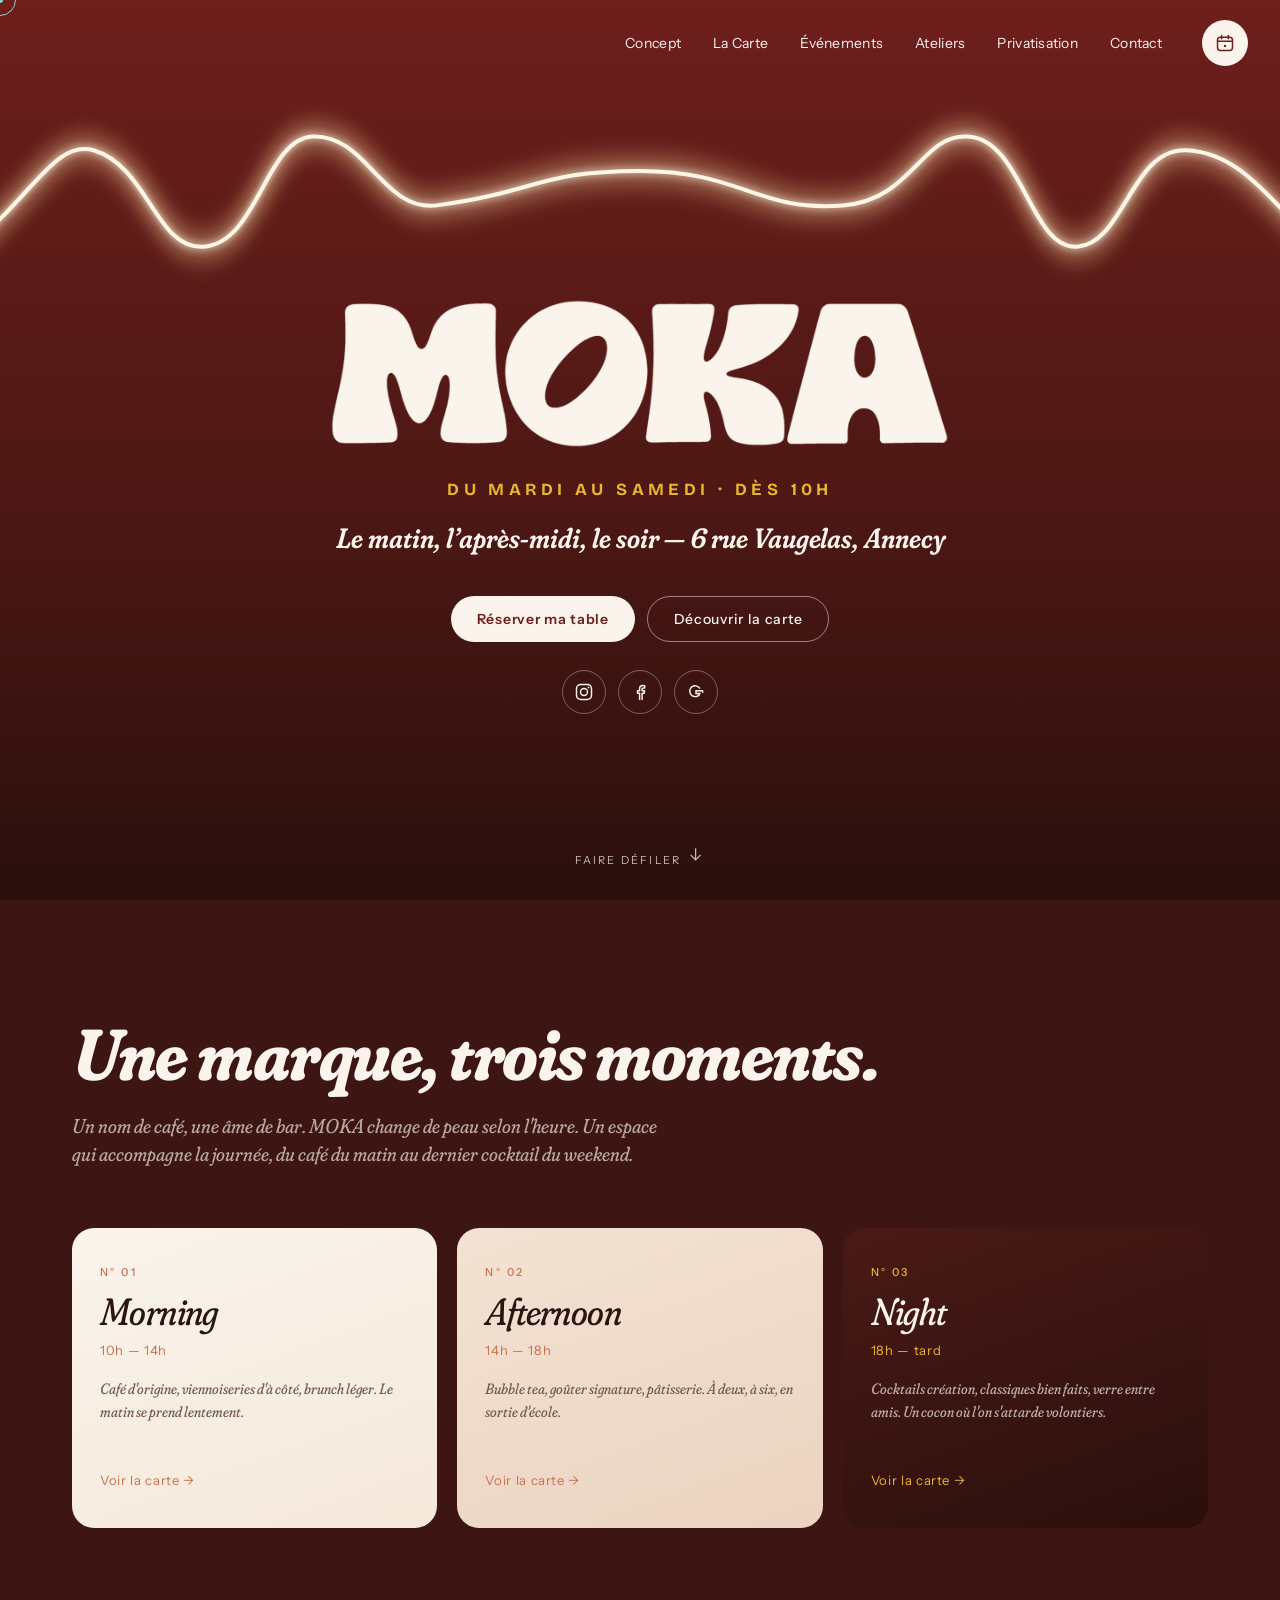
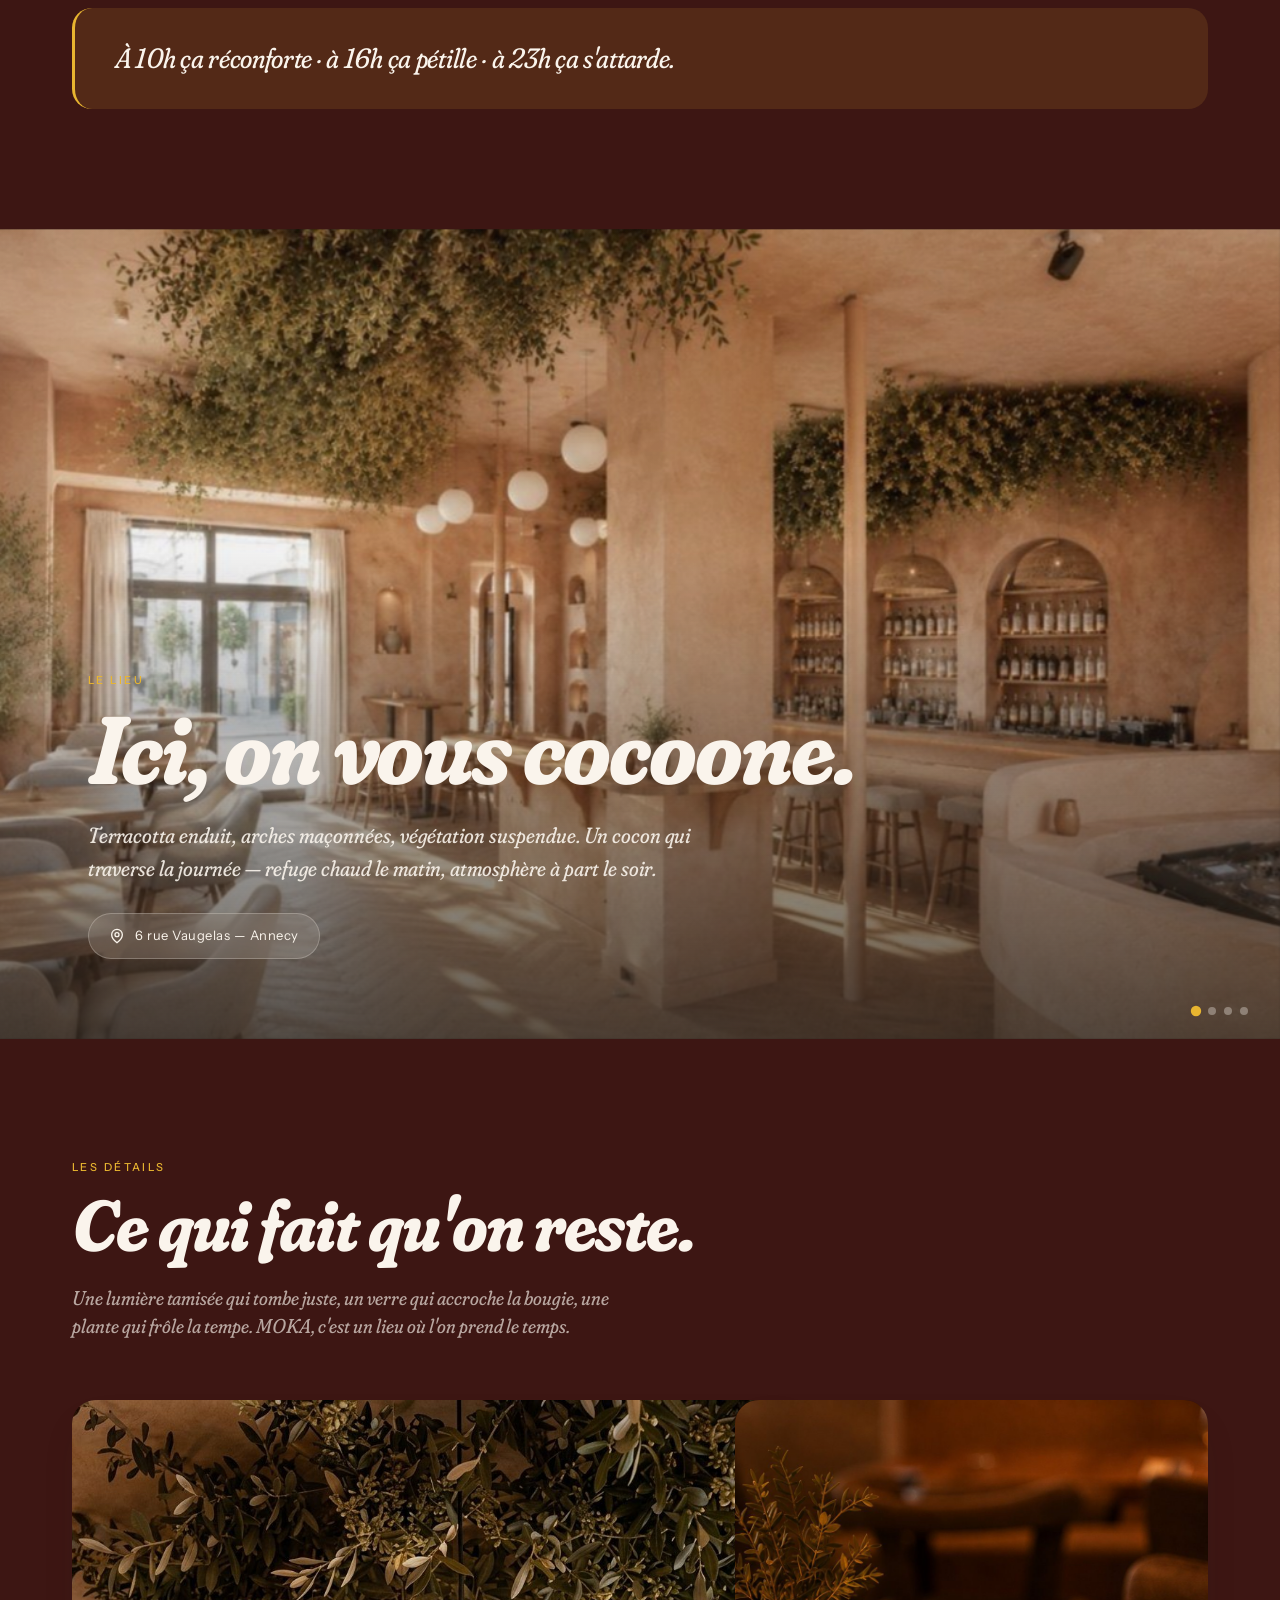
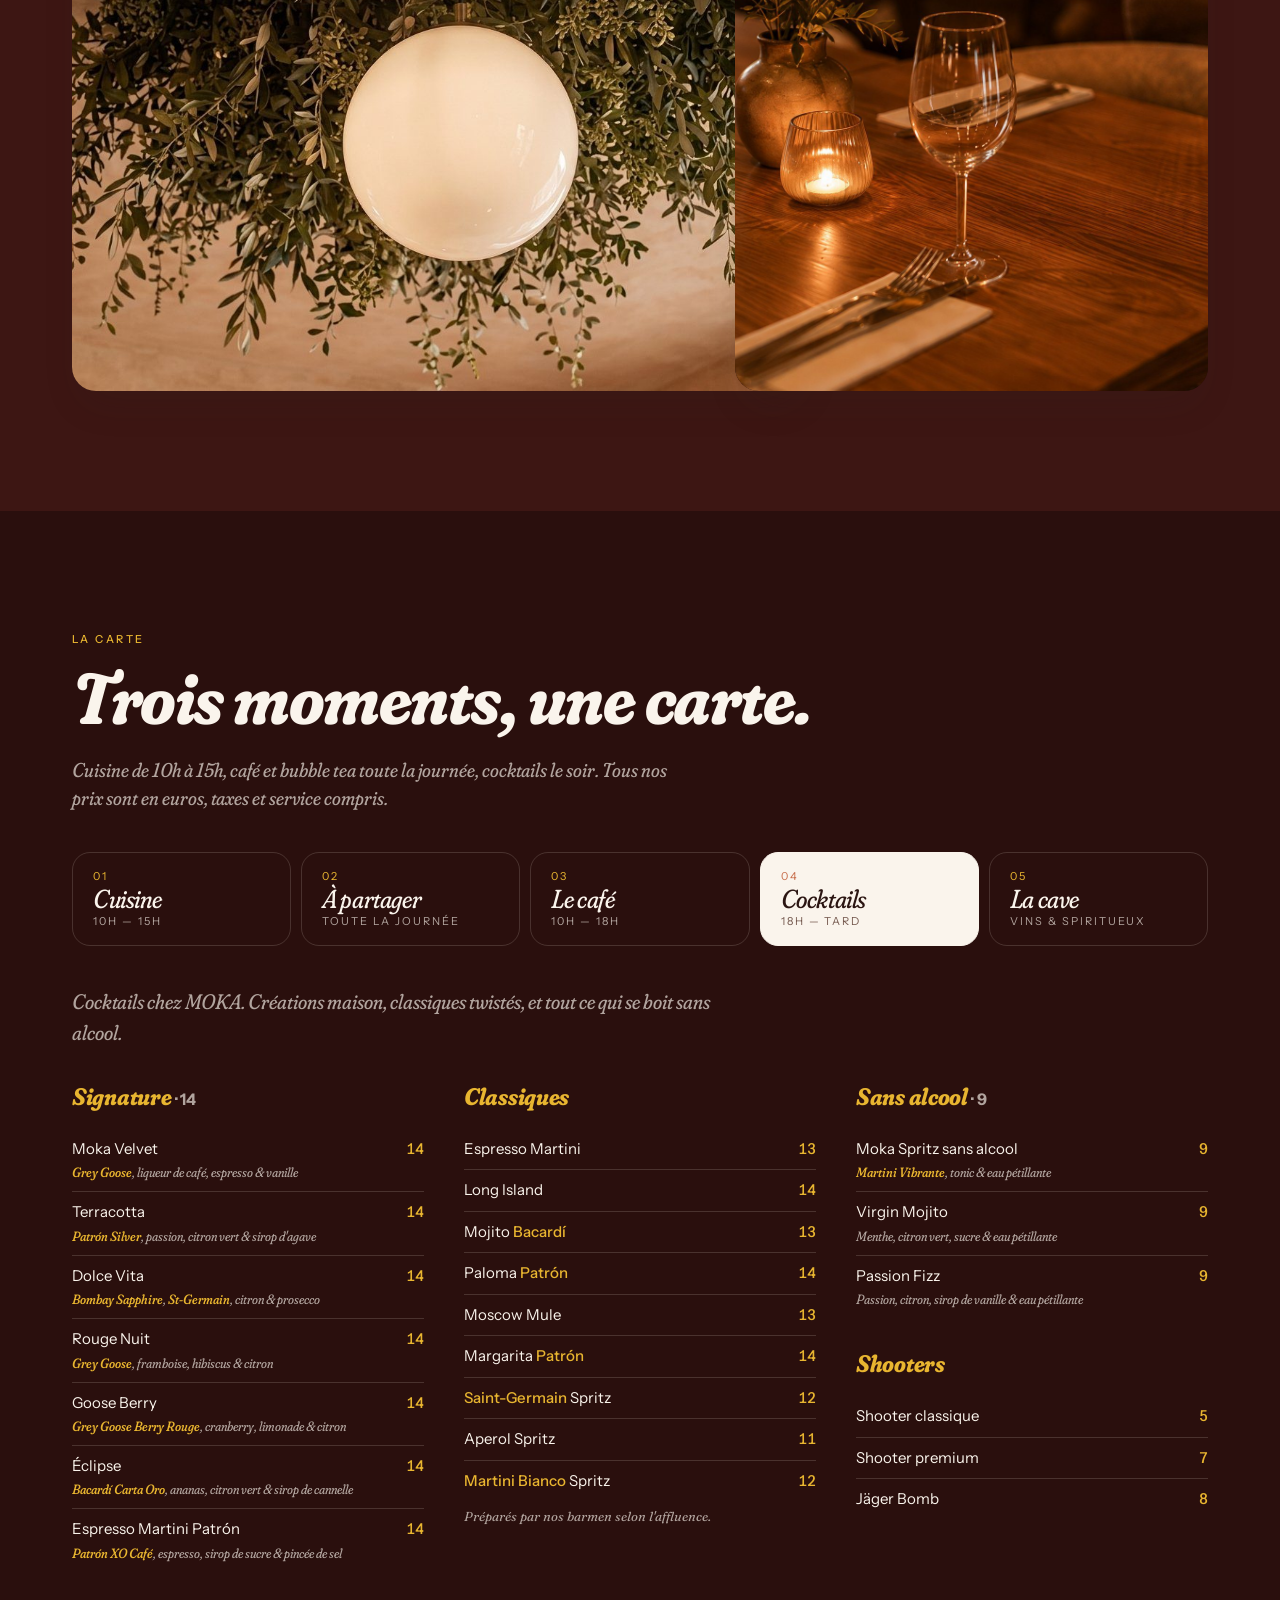
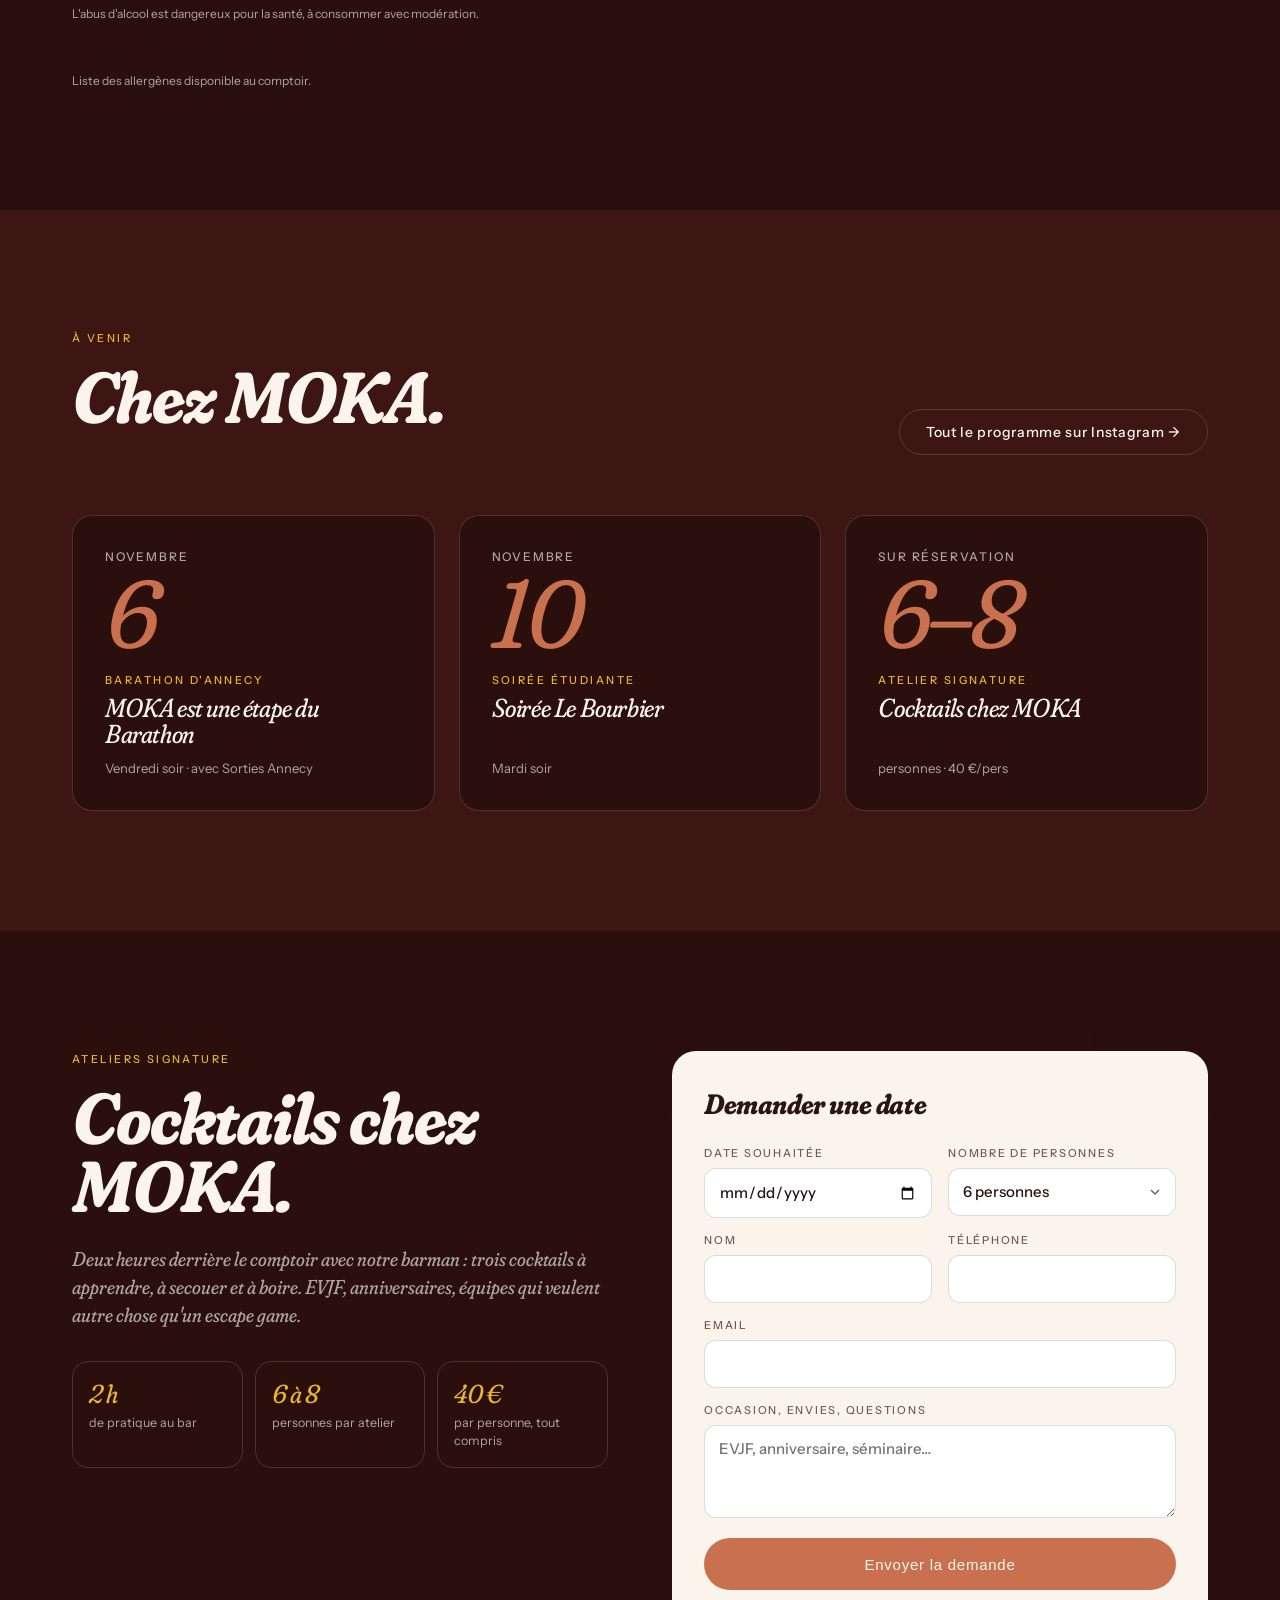
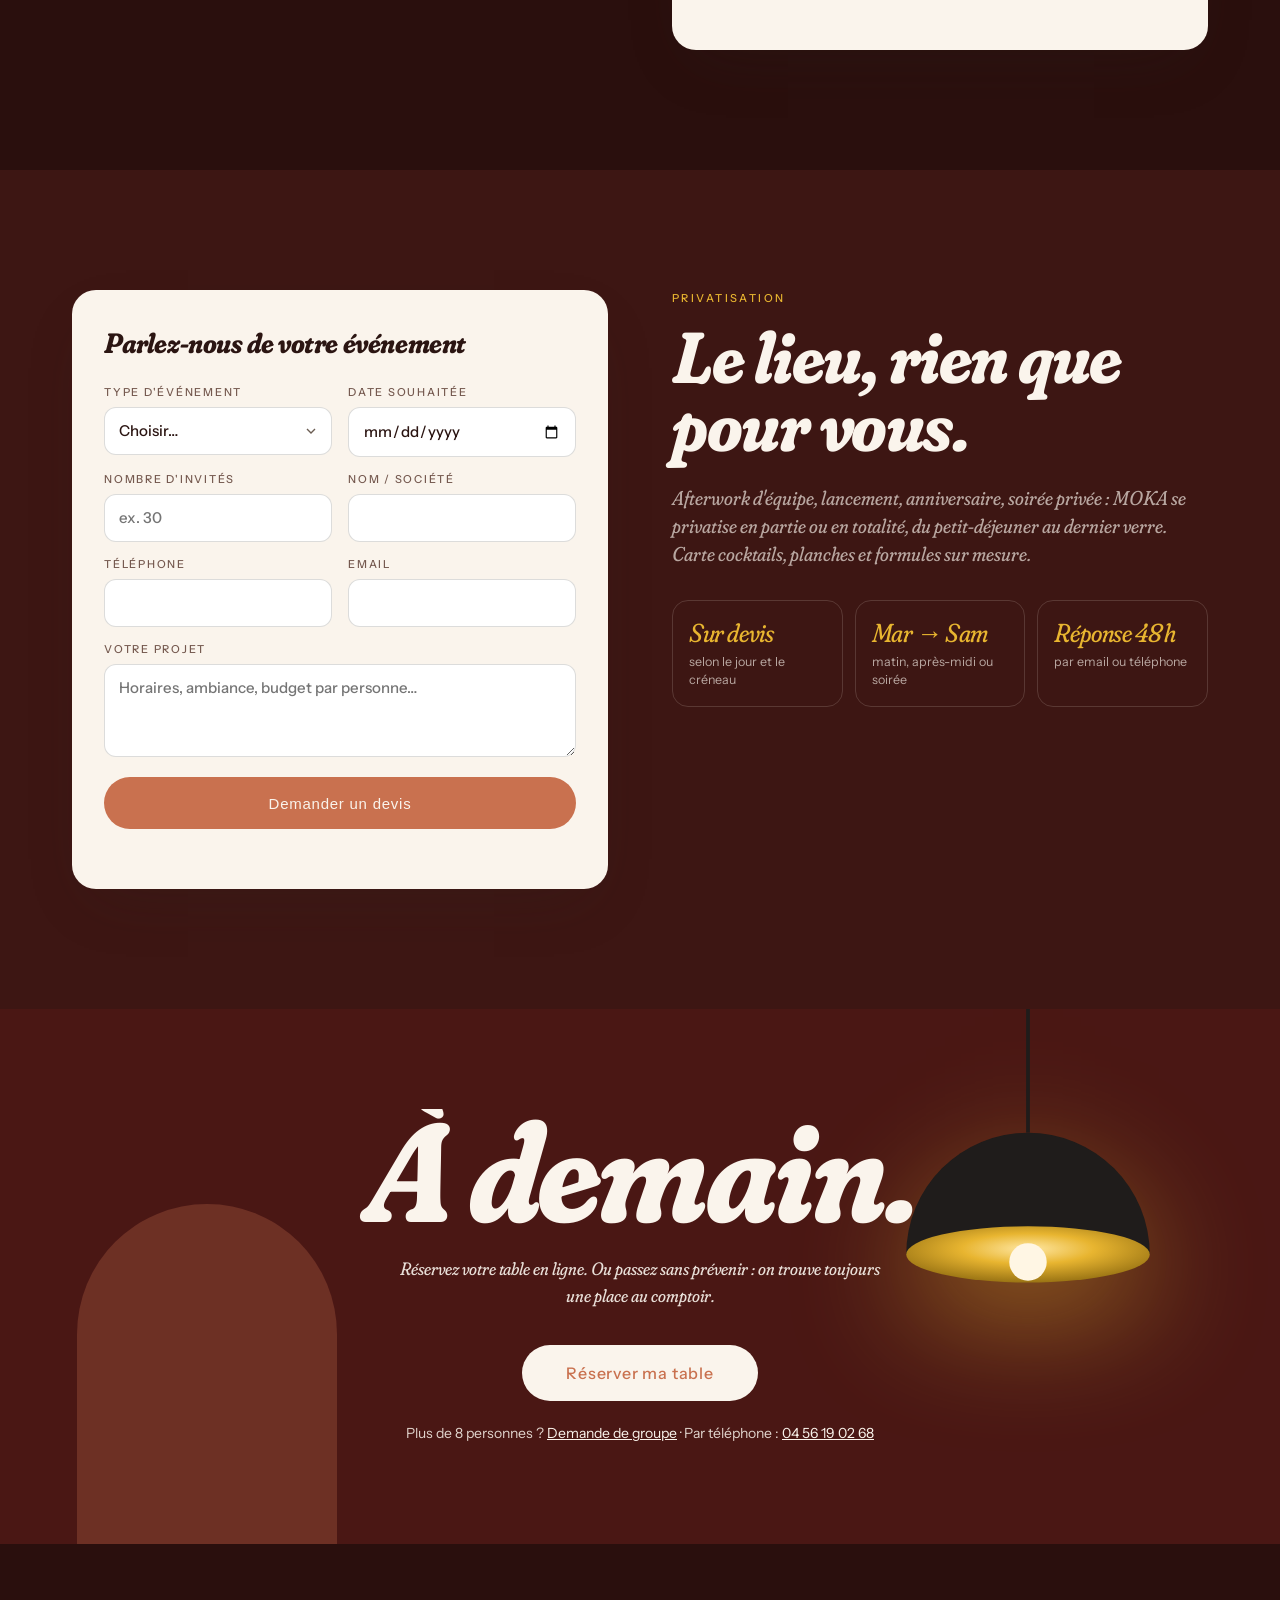
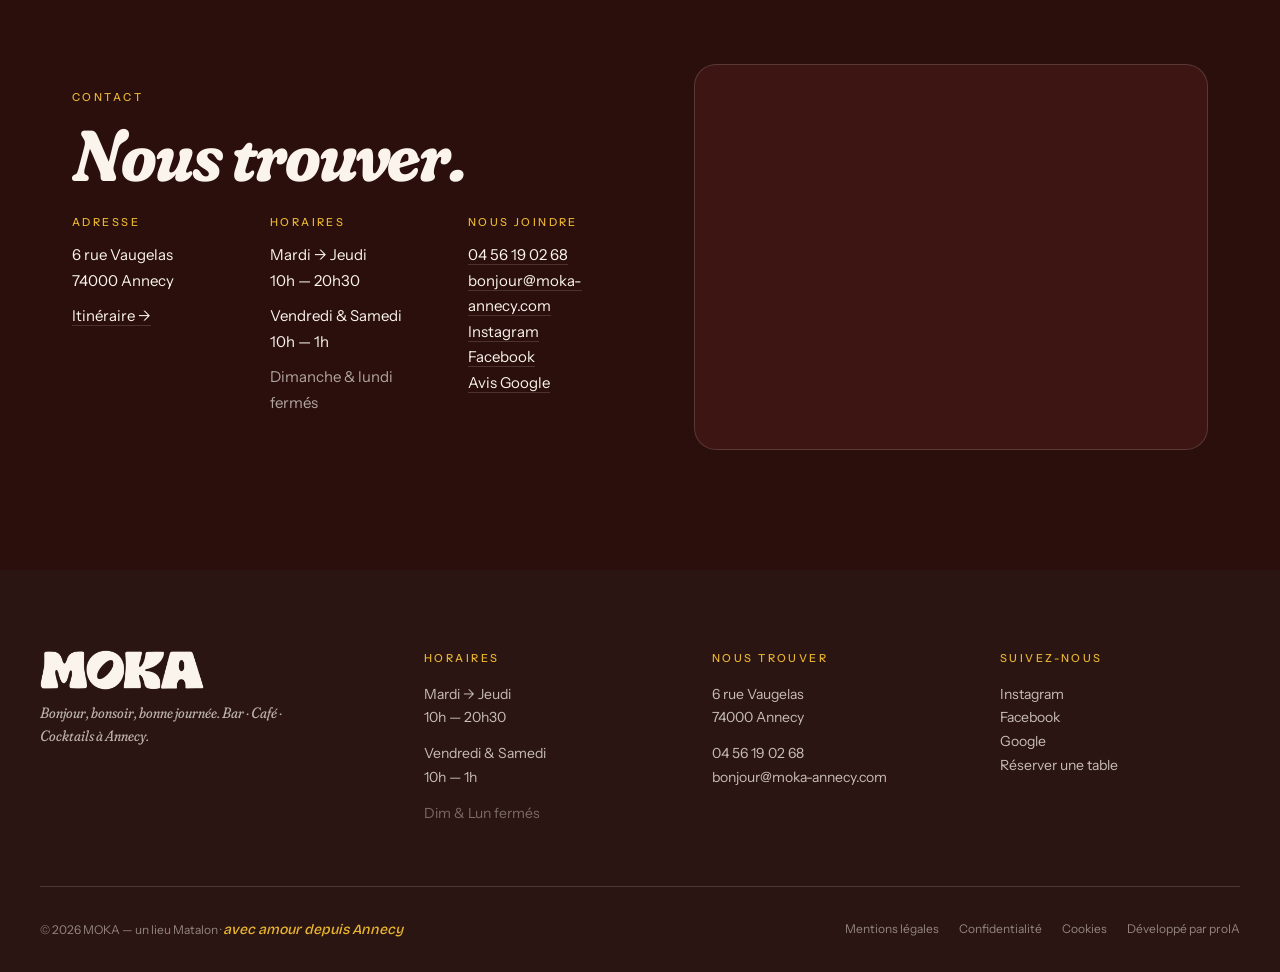
<file: index.html>
<!DOCTYPE html>
<html lang="fr" data-time="afternoon">
<head>
<meta charset="UTF-8">
<meta name="viewport" content="width=device-width, initial-scale=1">
<title>MOKA — Café, bubble tea &amp; cocktails à Annecy</title>
<meta name="description" content="MOKA — café, bubble tea et cocktails à Annecy. Un lieu, trois moments : le matin, l’après-midi, le soir. 6 rue Vaugelas, ouvert du mardi au samedi.">
<link rel="canonical" href="https://www.moka-annecy.com/">
<meta name="theme-color" content="#A0473A">
<link rel="icon" href="/assets/img/favicon.svg" type="image/svg+xml">
<meta property="og:type" content="website">
<meta property="og:locale" content="fr_FR">
<meta property="og:title" content="MOKA — Café, bubble tea &amp; cocktails à Annecy">
<meta property="og:description" content="Café le matin, goûter l’après-midi, cocktails le soir. 6 rue Vaugelas, Annecy.">
<meta property="og:url" content="https://www.moka-annecy.com/">
<meta property="og:site_name" content="MOKA">
<meta property="og:image" content="https://www.moka-annecy.com/assets/img/og-moka.jpg">
<meta property="og:image:width" content="1200">
<meta property="og:image:height" content="630">
<meta property="og:image:alt" content="MOKA — café, goûter, cocktails, 6 rue Vaugelas à Annecy">
<meta name="twitter:image" content="https://www.moka-annecy.com/assets/img/og-moka.jpg">
<meta name="twitter:card" content="summary_large_image">
<link rel="preconnect" href="https://fonts.googleapis.com">
<link rel="preconnect" href="https://fonts.gstatic.com" crossorigin>
<link href="https://fonts.googleapis.com/css2?family=Fraunces:ital,opsz,wght,SOFT@0,9..144,400..800,100;1,9..144,400..800,100&family=Instrument+Sans:wght@300;400;500;600;700&family=Bricolage+Grotesque:opsz,wght@12..96,400..800&display=swap" rel="stylesheet">
<script>
/* Mode teasing jusqu'à l'ouverture : seule la home + newsletter + réseaux. Ajouter ?preview à l'URL pour voir le site complet. */
(function(){var o=Date.parse('2026-10-15T00:00:00+02:00');if(Date.now()<o&&!/[?&]preview\b/.test(location.search))document.documentElement.classList.add('teaser');})();
</script>
<link rel="stylesheet" href="/assets/css/style.css?v=evt1">
<script type="application/ld+json">
{"@context":"https://schema.org","@type":"CafeOrCoffeeShop","name":"MOKA","description":"Café le matin, goûter l'après-midi, cocktails le soir.","telephone":"+33456190268","address":{"@type":"PostalAddress","streetAddress":"6 rue Vaugelas","postalCode":"74000","addressLocality":"Annecy","addressCountry":"FR"},"openingHoursSpecification":[{"@type":"OpeningHoursSpecification","dayOfWeek":["Tuesday","Wednesday","Thursday"],"opens":"10:00","closes":"20:30"},{"@type":"OpeningHoursSpecification","dayOfWeek":["Friday","Saturday"],"opens":"10:00","closes":"01:00"}],"sameAs":["https://instagram.com/moka_annecy","https://www.facebook.com/profile.php?id=61595314552709","https://share.google/3S4rHN7YgjlPMRwj6"]}
</script>
<!-- Mesure d'audience Metricool (sans cookie) -->
<script>function loadScript(a){var b=document.getElementsByTagName("head")[0],c=document.createElement("script");c.type="text/javascript",c.src="https://tracker.metricool.com/resources/be.js",c.onreadystatechange=a,c.onload=a,b.appendChild(c)}loadScript(function(){beTracker.t({hash:"b783e98ba4ffbda7375d1c51414fdbb0"})});</script>
</head>
<body class="has-hero">

<!-- Custom cursor -->
<div class="cursor-outer" id="cursorOuter"></div>
<div class="cursor-inner" id="cursorInner"></div>

<!-- Header -->
<header id="header">
  <div class="container">
    <a href="/" class="logo-link" aria-label="MOKA — accueil" data-cursor-hover>
      <img src="/assets/img/logo-day.png" alt="MOKA" class="logo logo-day">
      <img src="/assets/img/logo-night.png" alt="MOKA" class="logo logo-night">
    </a>
    <nav>
      <a href="#concept" data-cursor-hover>Concept</a>
      <a href="#carte" data-cursor-hover>La Carte</a>
      <a href="#events" data-cursor-hover>Événements</a>
      <a href="#ateliers" data-cursor-hover>Ateliers</a>
      <a href="#privatisation" data-cursor-hover>Privatisation</a>
      <a href="#contact" data-cursor-hover>Contact</a>
    </nav>
    <button class="burger" aria-label="Menu" data-menu-toggle>
      <svg class="icon-open" viewBox="0 0 24 24" fill="none" stroke="currentColor" stroke-width="2" stroke-linecap="round"><path d="M4 6h16M4 12h16M4 18h16"/></svg>
      <svg class="icon-close" viewBox="0 0 24 24" fill="none" stroke="currentColor" stroke-width="2" stroke-linecap="round"><path d="M6 6l12 12M6 18L18 6"/></svg>
    </button>
    <a href="#reserve" data-matalon-reserver class="btn-icon" aria-label="Réserver" data-cursor-hover>
      <svg viewBox="0 0 24 24" fill="none" stroke="currentColor" stroke-width="1.75" stroke-linecap="round" stroke-linejoin="round">
        <rect x="3" y="5" width="18" height="16" rx="3.5"/>
        <line x1="3" y1="10" x2="21" y2="10"/>
        <line x1="8" y1="3" x2="8" y2="7"/>
        <line x1="16" y1="3" x2="16" y2="7"/>
        <circle cx="12" cy="15.5" r="1.4" fill="currentColor" stroke="none"/>
      </svg>
    </a>
  </div>
</header>

<!-- Menu mobile overlay -->
<div class="mobile-menu" id="mobileMenu" aria-hidden="true">
  <a href="#concept">Concept</a>
  <a href="#carte">La Carte</a>
  <a href="#events">Événements</a>
  <a href="#ateliers">Ateliers</a>
  <a href="#privatisation">Privatisation</a>
  <a href="#contact">Contact</a>
  <a href="#reserve" data-matalon-reserver class="btn-primary">Réserver ma table</a>
</div>

<!-- Hero : néon de la salle, wordmark, ouverture -->
<section class="hero hero-neon">
  <svg class="hero-neon-line" viewBox="0 0 1640 624" preserveAspectRatio="none" aria-hidden="true">
    <defs>
      <filter id="neonGlow" x="-10%" y="-60%" width="120%" height="220%">
        <feGaussianBlur stdDeviation="9" result="b1"/>
        <feGaussianBlur in="SourceGraphic" stdDeviation="3" result="b2"/>
        <feMerge><feMergeNode in="b1"/><feMergeNode in="b2"/><feMergeNode in="SourceGraphic"/></feMerge>
      </filter>
    </defs>
    <path class="neon-glow" d="M-40,150 C40,115 70,72 120,80 C190,92 200,152 260,150 C330,148 340,72 400,70 C470,68 490,125 560,120 C690,110 690,95 820,95 C950,95 970,125 1080,120 C1170,116 1180,68 1240,70 C1310,72 1320,152 1380,150 C1440,148 1450,78 1520,80 C1600,82 1640,130 1680,140" vector-effect="non-scaling-stroke"/>
    <path class="neon-core" d="M-40,150 C40,115 70,72 120,80 C190,92 200,152 260,150 C330,148 340,72 400,70 C470,68 490,125 560,120 C690,110 690,95 820,95 C950,95 970,125 1080,120 C1170,116 1180,68 1240,70 C1310,72 1320,152 1380,150 C1440,148 1450,78 1520,80 C1600,82 1640,130 1680,140" vector-effect="non-scaling-stroke" filter="url(#neonGlow)"/>
  </svg>
  <div class="hero-content">
    <h1 class="hero-title reveal-line">
      <img src="/assets/img/moka-wordmark-creme.png" alt="MOKA" width="1400" height="341" class="hero-wordmark">
    </h1>
    <p class="hero-opening reveal-line" data-opening="2026-10-15">Ouverture jeudi 15.10</p>
    <p class="hero-sub">Le matin, l’après-midi, le soir <span class="hero-sub-addr">— 6&nbsp;rue&nbsp;Vaugelas, Annecy</span></p>
    <form class="hero-newsletter" novalidate>
      <p class="hn-lead">Laissez votre email : on vous écrit avant tout le monde pour l’ouverture.</p>
      <div class="hn-row">
        <label class="sr-only" for="hnEmail">Votre email</label>
        <input id="hnEmail" type="email" name="email" placeholder="votre@email.com" autocomplete="email" required>
        <input class="hp" type="text" name="website" tabindex="-1" autocomplete="off" aria-hidden="true">
        <button type="submit" class="btn-primary hero-btn" data-cursor-hover>Me prévenir</button>
      </div>
      <p class="hn-status" role="status" aria-live="polite"></p>
      <p class="hn-legal">Une à deux lettres par mois, désinscription en un clic. <a href="/confidentialite">Confidentialité</a></p>
    </form>
    <div class="hero-cta">
      <a href="#reserve" data-matalon-reserver class="btn-primary hero-btn" data-cursor-hover>Réserver ma table</a>
      <a href="#carte" class="btn-ghost hero-btn-ghost" data-cursor-hover>Découvrir la carte</a>
    </div>
    <ul class="hero-social hero-cta" aria-label="MOKA sur les réseaux">
      <li><a href="https://instagram.com/moka_annecy" target="_blank" rel="noopener" aria-label="Instagram" data-cursor-hover><svg viewBox="0 0 24 24" fill="none" stroke="currentColor" stroke-width="1.75" aria-hidden="true"><rect x="3" y="3" width="18" height="18" rx="5"/><circle cx="12" cy="12" r="4.2"/><circle cx="17.4" cy="6.6" r="1.1" fill="currentColor" stroke="none"/></svg></a></li>
      <li><a href="https://www.facebook.com/profile.php?id=61595314552709" target="_blank" rel="noopener" aria-label="Facebook" data-cursor-hover><svg viewBox="0 0 24 24" fill="none" stroke="currentColor" stroke-width="1.75" stroke-linecap="round" stroke-linejoin="round" aria-hidden="true"><path d="M14.5 21v-7.5h2.6l.4-3h-3V8.6c0-.9.3-1.5 1.6-1.5h1.6V4.4c-.3 0-1.2-.1-2.3-.1-2.3 0-3.9 1.4-3.9 4v2.2H9v3h2.5V21"/></svg></a></li>
      <li><a href="https://share.google/3S4rHN7YgjlPMRwj6" target="_blank" rel="noopener" aria-label="Google — avis et itinéraire" data-cursor-hover><svg viewBox="0 0 24 24" fill="none" stroke="currentColor" stroke-width="1.75" stroke-linecap="round" aria-hidden="true"><path d="M20 12.2c0-.6-.1-1.2-.2-1.7H12v3.3h4.5a3.9 3.9 0 0 1-1.7 2.5"/><path d="M14.8 16.3A6.5 6.5 0 1 1 16.4 7.4"/></svg></a></li>
    </ul>
  </div>
  <p class="hero-legal"><a href="/mentions-legales">Mentions légales</a> · <a href="/confidentialite">Confidentialité</a></p>
  <a href="#concept" class="scroll-hint" data-cursor-hover>
    Faire défiler
    <svg viewBox="0 0 24 24" fill="none" stroke="currentColor" stroke-width="1.5"><path d="M12 5v14M6 13l6 6 6-6"/></svg>
  </a>
</section>

<!-- Concept 3 moments -->
<section id="concept" class="moments">
  <div class="section-container">
    <h2 class="section-title reveal reveal-text">Une marque, trois moments.</h2>
    <p class="section-intro reveal">Un nom de café, une âme de bar. MOKA change de peau selon l'heure. Un espace qui accompagne la journée, du café du matin au dernier cocktail du weekend.</p>

    <div class="moments-grid">
      <div class="moment-card morning reveal">
        <div class="num">N° 01</div>
        <div class="name">Morning</div>
        <div class="time">10h — 14h</div>
        <div class="desc">Café d'origine, viennoiseries d'à côté, brunch léger. Le matin se prend lentement.</div>
        <a href="#carte" class="arrow" data-carte-tab="cuisine" data-cursor-hover>Voir la carte →</a>
      </div>
      <div class="moment-card afternoon reveal">
        <div class="num">N° 02</div>
        <div class="name">Afternoon</div>
        <div class="time">14h — 18h</div>
        <div class="desc">Bubble tea, goûter signature, pâtisserie. À deux, à six, en sortie d'école.</div>
        <a href="#carte" class="arrow" data-carte-tab="cafe" data-cursor-hover>Voir la carte →</a>
      </div>
      <div class="moment-card night reveal">
        <div class="num">N° 03</div>
        <div class="name">Night</div>
        <div class="time">18h — tard</div>
        <div class="desc">Cocktails création, classiques bien faits, verre entre amis. Un cocon où l'on s'attarde volontiers.</div>
        <a href="#carte" class="arrow" data-carte-tab="soir" data-cursor-hover>Voir la carte →</a>
      </div>
    </div>

    <div class="tagline-box reveal">
      <p>À 10h ça réconforte · à 16h ça pétille · à 23h ça s'attarde.</p>
    </div>
  </div>
</section>

<!-- Le Lieu -->
<section class="lieu">
  <div class="lieu-hero">
    <div class="lieu-slider" id="lieuSlider">
      <img loading="lazy" src="/assets/img/moka-de-jour-lumiere-naturelle.jpg" alt="MOKA de jour, lumière naturelle et végétation suspendue" class="lieu-slide active">
      <img loading="lazy" src="/assets/img/globe-lumineux-et-olivier-suspendu.jpg" alt="Globe lumineux et olivier suspendu" class="lieu-slide">
      <img loading="lazy" src="/assets/img/moka-la-nuit-ambiance-chaude.jpg" alt="MOKA la nuit, ambiance chaude et cocon" class="lieu-slide">
      <img loading="lazy" src="/assets/img/verre-de-vin-sur-table.jpg" alt="Verre de vin sur table, bougie allumée" class="lieu-slide">
    </div>
    <div class="lieu-shimmer" id="lieuShimmer" aria-hidden="true"></div>
    <div class="lieu-hero-overlay"></div>
    <div class="lieu-hero-content">
      <div class="uppercase-label reveal">Le lieu</div>
      <h2 class="lieu-hero-title reveal-text reveal">Ici, on vous cocoone.</h2>
      <p class="lieu-hero-lead reveal">Terracotta enduit, arches maçonnées, végétation suspendue. Un cocon qui traverse la journée &mdash; refuge chaud le matin, atmosphère à part le soir.</p>
      <div class="lieu-hero-address reveal">
        <svg viewBox="0 0 24 24" fill="none" stroke="currentColor" stroke-width="2"><path d="M12 2a8 8 0 0 0-8 8c0 6 8 12 8 12s8-6 8-12a8 8 0 0 0-8-8zm0 11a3 3 0 1 1 0-6 3 3 0 0 1 0 6z"/></svg>
        <span>6 rue Vaugelas &mdash; Annecy</span>
      </div>
    </div>
    <div class="lieu-dots" id="lieuDots"></div>
  </div>
</section>

<!-- Détails d'ambiance -->
<section class="details">
  <div class="section-container">
    <div class="details-header reveal">
      <div class="uppercase-label">Les détails</div>
      <h2 class="section-title reveal-text" style="margin-top: 16px; max-width: 720px;">Ce qui fait qu'on reste.</h2>
      <p class="section-intro" style="max-width: 560px;">Une lumière tamisée qui tombe juste, un verre qui accroche la bougie, une plante qui frôle la tempe. MOKA, c'est un lieu où l'on prend le temps.</p>
    </div>
    <div class="details-grid">
      <figure class="details-card details-card-tall">
        <img loading="lazy" src="/assets/img/globe-lumineux-et-olivier-suspendu.jpg" alt="Globe lumineux suspendu dans la végétation">
      </figure>
      <figure class="details-card">
        <img loading="lazy" src="/assets/img/verre-de-vin-sur-table.jpg" alt="Verre de vin sur table en bois, bougie allumée">
      </figure>
    </div>
  </div>
</section>

<!-- La Carte (v5) -->
<section id="carte" class="carte">
  <div class="section-container">
    <div class="carte-header reveal">
      <div class="uppercase-label">La carte</div>
      <h2 class="section-title" style="margin-top: 16px;">Trois moments, une carte.</h2>
      <p class="section-intro">Cuisine de 10h à 15h, café et bubble tea toute la journée, cocktails le soir. Tous nos prix sont en euros, taxes et service compris.</p>
    </div>

    <div class="carte-tabs" role="tablist" aria-label="Rubriques de la carte">
      <button role="tab" id="tab-cuisine" aria-controls="panel-cuisine" aria-selected="true" data-tab="cuisine" data-cursor-hover><span class="t-num">01</span>Cuisine<span class="t-time">10h — 15h</span></button>
      <button role="tab" id="tab-partage" aria-controls="panel-partage" aria-selected="false" data-tab="partage" data-cursor-hover><span class="t-num">02</span>À partager<span class="t-time">toute la journée</span></button>
      <button role="tab" id="tab-cafe" aria-controls="panel-cafe" aria-selected="false" data-tab="cafe" data-cursor-hover><span class="t-num">03</span>Le café<span class="t-time">10h — 18h</span></button>
      <button role="tab" id="tab-soir" aria-controls="panel-soir" aria-selected="false" data-tab="soir" data-cursor-hover><span class="t-num">04</span>Cocktails<span class="t-time">18h — tard</span></button>
      <button role="tab" id="tab-cave" aria-controls="panel-cave" aria-selected="false" data-tab="cave" data-cursor-hover><span class="t-num">05</span>La cave<span class="t-time">vins &amp; spiritueux</span></button>
    </div>

    <div class="carte-panel" id="panel-cuisine" role="tabpanel" aria-labelledby="tab-cuisine">
      <p class="carte-lead">On déjeune ici sans regarder l'heure. Produits d'à côté, cuisine simple et bien faite.</p>
      <div class="carte-formules">
        <div class="formule">
          <div class="f-lbl">Notre formule brunch</div>
          <div class="f-line"><span class="f-ttl">Brunch Moka</span><span class="f-amt">16 €</span></div>
          <p>Une boisson chaude, un jus pressé, une viennoiserie &amp; un bowl ou une tartine au choix.</p>
        </div>
        <div class="formule">
          <div class="f-lbl">Servi de 12h à 15h</div>
          <div class="f-line"><span class="f-ttl">Déjeuner Moka</span><span class="f-amt">19 €</span></div>
          <p>Une salade ou un chaud du midi, un dessert de la vitrine &amp; une boisson chaude.</p>
        </div>
      </div>
      <div class="carte-grid">
        <div class="menu-block">
          <h3>Viennoiseries</h3>
          <ul class="menu-list">
            <li><span class="n">Croissant pur beurre</span><span class="p">2</span></li>
            <li><span class="n">Pain au chocolat</span><span class="p">2,5</span></li>
            <li><span class="n">Brioche tranchée</span><span class="p">4</span></li>
          </ul>
          <h3>Les œufs</h3>
          <ul class="menu-list">
            <li><span class="n">Egg muffin Moka<small>Muffin toasté, œuf poché, bacon grillé, cheddar affiné</small></span><span class="p">9,5</span></li>
            <li><span class="n">Œufs pochés, saumon fumé<small>Deux œufs pochés, saumon fumé, crème d'aneth, pain de campagne</small></span><span class="p">14</span></li>
          </ul>
        </div>
        <div class="menu-block">
          <h3>Bowls &amp; tartines</h3>
          <ul class="menu-list">
            <li><span class="n">Granola bowl<small>Granola maison, yaourt brassé, fruits du moment, miel d'acacia</small></span><span class="p">9</span></li>
            <li><span class="n">Avocado toast<small>Pain de campagne grillé, avocat, graines, citron, fleur de sel</small></span><span class="p">11</span></li>
            <li><span class="n">Tartine ricotta-miel</span><span class="p">9</span></li>
            <li><span class="n">Tartine saumon fumé</span><span class="p">13</span></li>
          </ul>
        </div>
        <div class="menu-block">
          <h3>Salades <em>· le midi</em></h3>
          <ul class="menu-list">
            <li><span class="n">César revisitée<small>Poulet fermier grillé, sucrine, parmesan, croûtons de focaccia</small></span><span class="p">15</span></li>
            <li><span class="n">Salade du Lac<small>Truite fumée, avocat, quinoa, aneth, citron</small></span><span class="p">18</span></li>
            <li><span class="n">Bowl végétal<small>Céréales, légumes de saison, houmous, graines torréfiées</small></span><span class="p">13</span></li>
          </ul>
        </div>
        <div class="menu-block">
          <h3>Les chauds du midi</h3>
          <ul class="menu-list">
            <li><span class="n">Croque-monsieur maison</span><span class="p">11</span></li>
            <li><span class="n">Croque-madame</span><span class="p">13</span></li>
            <li><span class="n">Quiche du jour, mesclun</span><span class="p">12</span></li>
          </ul>
        </div>
      </div>
      <p class="carte-legal">Nos plats sont préparés sur place et à la cuisine du Chardon d'Écosse.</p>
    </div>
    <div class="carte-panel" id="panel-partage" role="tabpanel" aria-labelledby="tab-partage" hidden>
      <p class="carte-lead">Ça se partage au milieu de la table. Planches, petites assiettes, et ce qui sort de la vitrine.</p>
      <div class="carte-grid carte-grid-2">
        <div class="menu-block">
          <h3>Planches <em>· pour deux</em></h3>
          <ul class="menu-list">
            <li><span class="n">Planche Moka<small>Charcuterie de Savoie, comté affiné, focaccia, olives, pickles maison</small></span><span class="p">22</span></li>
            <li><span class="n">Planche Bergère<small>Trois fromages, confiture maison, noix, pain de campagne</small></span><span class="p">18</span></li>
            <li><span class="n">Planche Mer<small>Saumon fumé, truite, terrine de poisson, focaccia, citron</small></span><span class="p">24</span></li>
          </ul>
        </div>
        <div class="menu-block">
          <h3>À l'unité</h3>
          <ul class="menu-list">
            <li><span class="n">Olives marinées maison</span><span class="p">5</span></li>
            <li><span class="n">Houmous &amp; focaccia</span><span class="p">7</span></li>
            <li><span class="n">Stracciatella, tomate, basilic</span><span class="p">11</span></li>
            <li><span class="n">Tartare de bœuf au couteau<small>Servi avec ses condiments, à assaisonner soi-même</small></span><span class="p">16</span></li>
          </ul>
          <h3>La vitrine</h3>
          <p class="menu-flat">Pâtisseries maison du jour, affichées au comptoir : cookies, cheesecake, carrot cake, banana bread, cinnamon rolls, brownie, financiers.</p>
        </div>
      </div>
    </div>
    <div class="carte-panel" id="panel-cafe" role="tabpanel" aria-labelledby="tab-cafe" hidden>
      <p class="carte-lead">Ça se boit toute la journée. Café le matin, bubble tea l'après-midi.</p>
      <div class="carte-formules">
        <div class="formule">
          <div class="f-lbl">Notre formule express</div>
          <div class="f-line"><span class="f-ttl">French p'tit déj</span><span class="f-amt">7 €</span></div>
          <p>Baguette, beurre &amp; confiture, avec une boisson chaude au choix.</p>
        </div>
      </div>
      <div class="carte-grid">
        <div class="menu-block">
          <h3>Cafés</h3>
          <ul class="menu-list">
            <li><span class="n">Espresso</span><span class="p">2</span></li>
            <li><span class="n">Cortado</span><span class="p">2,5</span></li>
            <li><span class="n">Double espresso</span><span class="p">3,5</span></li>
            <li><span class="n">Cappuccino</span><span class="p">4</span></li>
            <li><span class="n">Mocaccino</span><span class="p">5,5</span></li>
            <li><span class="n">Latte</span><span class="p">5</span></li>
          </ul>
          <p class="menu-note">Sirop +0,5 € : vanille, caramel, speculoos, noisette. Lait d'avoine, d'amande ou de soja sans supplément.</p>
          <h3>Latte créations</h3>
          <ul class="menu-list">
            <li><span class="n">Chaï latte bio</span><span class="p">5</span></li>
            <li><span class="n">Matcha bio</span><span class="p">5,5</span></li>
            <li><span class="n">Chocolat chaud signature</span><span class="p">5</span></li>
          </ul>
        </div>
        <div class="menu-block">
          <h3>Thés &amp; infusions <em>· 4,5</em></h3>
          <p class="menu-flat">Earl Grey · Menthe · Fruits rouges · Sencha · Camomille</p>
          <h3>Bubble tea <em>· 6,5</em></h3>
          <p class="menu-flat">Classique · Matcha · Taro · Fraise</p>
          <p class="menu-note">Lait d'avoine, perles popping, sirops maison +0,5</p>
          <h3>Jus &amp; boissons fraîches</h3>
          <ul class="menu-list">
            <li><span class="n">Orange pressée</span><span class="p">5</span></li>
            <li><span class="n">Pomme-poires des Vergers Tissot</span><span class="p">4</span></li>
            <li><span class="n">Carotte-pomme-gingembre</span><span class="p">6</span></li>
            <li><span class="n">Limonade hibiscus</span><span class="p">5,5</span></li>
          </ul>
        </div>
        <div class="menu-block">
          <h3>Glacés</h3>
          <ul class="menu-list">
            <li><span class="n">Smoothie Tropical, Forest, Green</span><span class="p">6,5</span></li>
            <li><span class="n">Iced latte, iced chaï, iced matcha</span><span class="p">5,5</span></li>
            <li><span class="n">Moka iced tea maison</span><span class="p">5,5</span></li>
          </ul>
          <h3>Softs &amp; eaux</h3>
          <ul class="menu-list">
            <li><span class="n">Coca-Cola, Coca Zero</span><span class="p">4,5</span></li>
            <li><span class="n">Limonade</span><span class="p">4,5</span></li>
            <li><span class="n">Ginger beer</span><span class="p">4,5</span></li>
            <li><span class="n">Fuze Tea</span><span class="p">4,5</span></li>
            <li><span class="n">Badoit</span><span class="p">4</span></li>
            <li><span class="n">Evian</span><span class="p">4</span></li>
            <li><span class="n">Red Bull</span><span class="p">6</span></li>
          </ul>
        </div>
      </div>
    </div>
    <div class="carte-panel carte-panel-night" id="panel-soir" role="tabpanel" aria-labelledby="tab-soir" hidden>
      <p class="carte-lead">Cocktails chez MOKA. Créations maison, classiques twistés, et tout ce qui se boit sans alcool.</p>
      <div class="carte-grid">
        <div class="menu-block">
          <h3>Signature <em>· 14</em></h3>
          <ul class="menu-list">
            <li><span class="n">Moka Velvet<small><b>Grey Goose</b>, liqueur de café, espresso &amp; vanille</small></span><span class="p">14</span></li>
            <li><span class="n">Terracotta<small><b>Patrón Silver</b>, passion, citron vert &amp; sirop d'agave</small></span><span class="p">14</span></li>
            <li><span class="n">Dolce Vita<small><b>Bombay Sapphire</b>, <b>St-Germain</b>, citron &amp; prosecco</small></span><span class="p">14</span></li>
            <li><span class="n">Rouge Nuit<small><b>Grey Goose</b>, framboise, hibiscus &amp; citron</small></span><span class="p">14</span></li>
            <li><span class="n">Goose Berry<small><b>Grey Goose Berry Rouge</b>, cranberry, limonade &amp; citron</small></span><span class="p">14</span></li>
            <li><span class="n">Éclipse<small><b>Bacardí Carta Oro</b>, ananas, citron vert &amp; sirop de cannelle</small></span><span class="p">14</span></li>
            <li><span class="n">Espresso Martini Patrón<small><b>Patrón XO Café</b>, espresso, sirop de sucre &amp; pincée de sel</small></span><span class="p">14</span></li>
          </ul>
        </div>
        <div class="menu-block">
          <h3>Classiques</h3>
          <ul class="menu-list">
            <li><span class="n">Espresso Martini</span><span class="p">13</span></li>
            <li><span class="n">Long Island</span><span class="p">14</span></li>
            <li><span class="n">Mojito <b>Bacardí</b></span><span class="p">13</span></li>
            <li><span class="n">Paloma <b>Patrón</b></span><span class="p">14</span></li>
            <li><span class="n">Moscow Mule</span><span class="p">13</span></li>
            <li><span class="n">Margarita <b>Patrón</b></span><span class="p">14</span></li>
            <li><span class="n"><b>Saint-Germain</b> Spritz</span><span class="p">12</span></li>
            <li><span class="n">Aperol Spritz</span><span class="p">11</span></li>
            <li><span class="n"><b>Martini Bianco</b> Spritz</span><span class="p">12</span></li>
          </ul>
          <p class="menu-note">Préparés par nos barmen selon l'affluence.</p>
        </div>
        <div class="menu-block">
          <h3>Sans alcool <em>· 9</em></h3>
          <ul class="menu-list">
            <li><span class="n">Moka Spritz sans alcool<small><b>Martini Vibrante</b>, tonic &amp; eau pétillante</small></span><span class="p">9</span></li>
            <li><span class="n">Virgin Mojito<small>Menthe, citron vert, sucre &amp; eau pétillante</small></span><span class="p">9</span></li>
            <li><span class="n">Passion Fizz<small>Passion, citron, sirop de vanille &amp; eau pétillante</small></span><span class="p">9</span></li>
          </ul>
          <h3>Shooters</h3>
          <ul class="menu-list">
            <li><span class="n">Shooter classique</span><span class="p">5</span></li>
            <li><span class="n">Shooter premium</span><span class="p">7</span></li>
            <li><span class="n">Jäger Bomb</span><span class="p">8</span></li>
          </ul>
        </div>
      </div>
      <p class="carte-legal">L'abus d'alcool est dangereux pour la santé, à consommer avec modération.</p>
    </div>
    <div class="carte-panel carte-panel-night" id="panel-cave" role="tabpanel" aria-labelledby="tab-cave" hidden>
      <p class="carte-lead">Ce qu’on garde derrière le bar. Bières, vins &amp; bulles, spiritueux au verre ou à la bouteille pour la table.</p>
      <div class="carte-grid">
        <div class="menu-block">
          <h3>Bières <em>· 25 / 50 cl</em></h3>
          <ul class="menu-list">
            <li><span class="n">Pression blonde</span><span class="p">4,8 / 9</span></li>
            <li><span class="n">Pression blanche</span><span class="p">5 / 9,5</span></li>
            <li><span class="n">Pression IPA</span><span class="p">6 / 11</span></li>
            <li><span class="n">Bière du moment</span><span class="p">6,5 / 12</span></li>
            <li><span class="n">Corona</span><span class="p">7</span></li>
          </ul>
          <p class="menu-note">Pressions : sélection tournante.</p>
          <h3>Champagne &amp; bulles <em>· à la coupe</em></h3>
          <ul class="menu-list">
            <li><span class="n">Laurent Perrier</span><span class="p">12</span></li>
            <li><span class="n">Laurent Perrier Rosé</span><span class="p">14</span></li>
            <li><span class="n">Prosecco</span><span class="p">8</span></li>
          </ul>
        </div>
        <div class="menu-block">
          <h3>Vin blanc <em>· 12 cl / btl</em></h3>
          <ul class="menu-list">
            <li><span class="n">Chardonnay — <b>Paul Mas</b></span><span class="p">7 / 38</span></li>
            <li><span class="n">Chignin-Bergeron Les Amandiers</span><span class="p">9 / 42</span></li>
            <li><span class="n">Chambre d'Amour — <b>moelleux</b></span><span class="p">8 / 40</span></li>
          </ul>
          <h3>Vin rosé <em>· 12 cl / btl</em></h3>
          <ul class="menu-list">
            <li><span class="n">Kairos — Provence</span><span class="p">6 / 40</span></li>
          </ul>
          <h3>Vin rouge <em>· 12 cl / btl</em></h3>
          <ul class="menu-list">
            <li><span class="n">Syrahvissante — <b>Louis Chèze</b></span><span class="p">7 / 38</span></li>
            <li><span class="n">Le Grand Marrenon</span><span class="p">8 / 42</span></li>
            <li><span class="n">Pinot Noir de Bourgogne</span><span class="p">9 / 45</span></li>
          </ul>
        </div>
        <div class="menu-block">
          <h3>Spiritueux au verre</h3>
          <p class="menu-flat">Servis secs, sur glace ou allongés.</p>
          <h3>Whisky</h3>
          <ul class="menu-list">
            <li><span class="n">Clan Campbell</span><span class="p">10</span></li>
            <li><span class="n">Jack Daniel's</span><span class="p">12</span></li>
            <li><span class="n">Lagavulin 16 ans</span><span class="p">15</span></li>
          </ul>
          <h3>Gin</h3>
          <ul class="menu-list">
            <li><span class="n">Bombay Sapphire</span><span class="p">10</span></li>
            <li><span class="n">Hendrick's</span><span class="p">12</span></li>
            <li><span class="n">Roku</span><span class="p">13</span></li>
            <li><span class="n">Gin Mare</span><span class="p">14</span></li>
            <li><span class="n">Citadelle</span><span class="p">14</span></li>
          </ul>
          <h3>Vodka</h3>
          <ul class="menu-list">
            <li><span class="n">Eristoff</span><span class="p">10</span></li>
          </ul>
          <p class="menu-note">Vodka-Red Bull : +1 €. La Grey Goose et la Grey Goose Berry Rouge sont servies en cocktail et en bouteille.</p>
          <h3>Téquila</h3>
          <ul class="menu-list">
            <li><span class="n">Cazadores Blanco</span><span class="p">10</span></li>
            <li><span class="n">Don Julio Reposado</span><span class="p">12</span></li>
            <li><span class="n">Patrón Silver</span><span class="p">13</span></li>
          </ul>
        </div>
        <div class="menu-block">
          <h3>Rhum</h3>
          <ul class="menu-list">
            <li><span class="n">Bacardí Carta Blanca</span><span class="p">10</span></li>
            <li><span class="n">Havana Club 7 ans</span><span class="p">10</span></li>
            <li><span class="n">Diplomático Reserva</span><span class="p">12</span></li>
            <li><span class="n">Don Papa</span><span class="p">12</span></li>
            <li><span class="n">Zacapa 23</span><span class="p">14</span></li>
            <li><span class="n">Santa Teresa 1796</span><span class="p">14</span></li>
          </ul>
          <h3>Cognac</h3>
          <ul class="menu-list">
            <li><span class="n">Hennessy VS</span><span class="p">13</span></li>
          </ul>
          <h3>Digestifs <em>· 10</em></h3>
          <p class="menu-flat">Baileys · Limoncello · Génépi · Chartreuse verte · Chartreuse jaune · Get 27 · Menthe pastille</p>
        </div>
        <div class="menu-block">
          <h3>À la bouteille · Champagne</h3>
          <ul class="menu-list">
            <li><span class="n">Laurent Perrier Brut</span><span class="p">85</span></li>
            <li><span class="n">Laurent Perrier Brut Rosé</span><span class="p">145</span></li>
            <li><span class="n">Veuve Clicquot Carte Jaune</span><span class="p">135</span></li>
            <li><span class="n">Dom Pérignon</span><span class="p">380</span></li>
          </ul>
          <h3>À la bouteille · Vodka</h3>
          <ul class="menu-list">
            <li><span class="n">Eristoff</span><span class="p">80</span></li>
            <li><span class="n">Grey Goose</span><span class="p">130</span></li>
            <li><span class="n">Grey Goose Berry Rouge</span><span class="p">130</span></li>
          </ul>
          <p class="menu-note">Vodka-Red Bull : +10 € la bouteille.</p>
          <h3>À la bouteille · Whisky</h3>
          <ul class="menu-list">
            <li><span class="n">Clan Campbell</span><span class="p">90</span></li>
            <li><span class="n">Jack Daniel's</span><span class="p">100</span></li>
          </ul>
        </div>
        <div class="menu-block">
          <h3>À la bouteille · Gin</h3>
          <ul class="menu-list">
            <li><span class="n">Bombay Sapphire</span><span class="p">90</span></li>
            <li><span class="n">Hendrick's</span><span class="p">115</span></li>
            <li><span class="n">Gin Mare</span><span class="p">140</span></li>
          </ul>
          <h3>À la bouteille · Rhum</h3>
          <ul class="menu-list">
            <li><span class="n">Bacardí Carta Blanca</span><span class="p">80</span></li>
            <li><span class="n">Havana Club 7 ans</span><span class="p">90</span></li>
            <li><span class="n">Diplomático Reserva</span><span class="p">110</span></li>
            <li><span class="n">Don Papa</span><span class="p">110</span></li>
            <li><span class="n">Zacapa 23</span><span class="p">140</span></li>
            <li><span class="n">Santa Teresa 1796</span><span class="p">150</span></li>
          </ul>
          <h3>À la bouteille · Téquila</h3>
          <ul class="menu-list">
            <li><span class="n">Cazadores Blanco</span><span class="p">100</span></li>
            <li><span class="n">Don Julio Reposado</span><span class="p">130</span></li>
            <li><span class="n">Patrón Silver</span><span class="p">150</span></li>
          </ul>
        </div>
      </div>
      <p class="carte-legal">L'abus d'alcool est dangereux pour la santé, à consommer avec modération.</p>
    </div>

    <p class="carte-legal">Liste des allergènes disponible au comptoir.</p>
  </div>
</section>

<!-- Événements -->
<section id="events" class="events">
  <div class="section-container">
    <div class="events-header reveal">
      <div>
        <div class="uppercase-label">À venir</div>
        <h2 class="section-title reveal-text" style="margin-top: 16px;">Chez MOKA.</h2>
      </div>
      <a href="https://instagram.com/moka_annecy" target="_blank" rel="noopener" class="btn-ghost" data-cursor-hover>Tout le programme sur Instagram →</a>
    </div>

    <div class="events-grid">
      <div class="event-card reveal" data-cursor-hover>
        <div class="month">Novembre</div>
        <div class="day">6</div>
        <div class="type">Barathon d'Annecy</div>
        <div class="title">MOKA est une étape du Barathon</div>
        <div class="hours">Vendredi soir · avec Sorties Annecy</div>
      </div>
      <div class="event-card reveal" data-cursor-hover>
        <div class="month">Novembre</div>
        <div class="day">10</div>
        <div class="type">Soirée étudiante</div>
        <div class="title">Soirée Le Bourbier</div>
        <div class="hours">Mardi soir</div>
      </div>
      <a href="#ateliers" class="event-card reveal" data-cursor-hover>
        <div class="month">Sur réservation</div>
        <div class="day">6–8</div>
        <div class="type">Atelier signature</div>
        <div class="title">Cocktails chez MOKA</div>
        <div class="hours">personnes · 40 €/pers</div>
      </a>
    </div>
  </div>
</section>

<!-- Ateliers -->
<section id="ateliers" class="ateliers">
  <div class="section-container">
    <div class="split">
      <div class="split-text reveal">
        <div class="uppercase-label">Ateliers signature</div>
        <h2 class="section-title" style="margin-top: 16px;">Cocktails chez MOKA.</h2>
        <p class="section-intro" style="margin-bottom: 32px;">Deux heures derrière le comptoir avec notre barman : trois cocktails à apprendre, à secouer et à boire. EVJF, anniversaires, équipes qui veulent autre chose qu'un escape game.</p>
        <ul class="facts">
          <li><strong>2 h</strong><span>de pratique au bar</span></li>
          <li><strong>6 à 8</strong><span>personnes par atelier</span></li>
          <li><strong>40 €</strong><span>par personne, tout compris</span></li>
        </ul>
      </div>
      <form class="booking-form reveal" data-type="atelier" novalidate>
        <h3>Demander une date</h3>
        <div class="grid-2">
          <label>Date souhaitée<input type="date" name="date" required data-min-today></label>
          <label>Nombre de personnes
            <select name="guests" required>
              <option value="6">6 personnes</option><option value="7">7 personnes</option><option value="8">8 personnes</option>
            </select>
          </label>
          <label>Nom<input type="text" name="name" autocomplete="name" required></label>
          <label>Téléphone<input type="tel" name="phone" autocomplete="tel" required></label>
          <label class="full">Email<input type="email" name="email" autocomplete="email" required></label>
          <label class="full">Occasion, envies, questions<textarea name="message" rows="3" placeholder="EVJF, anniversaire, séminaire…"></textarea></label>
        </div>
        <input type="text" name="website" class="hp" tabindex="-1" autocomplete="off" aria-hidden="true">
        <button type="submit" class="btn-primary" data-cursor-hover>Envoyer la demande</button>
        <p class="form-status" role="status" aria-live="polite"></p>
      </form>
    </div>
  </div>
</section>

<!-- Privatisation -->
<section id="privatisation" class="privatisation">
  <div class="section-container">
    <div class="split split-reverse">
      <div class="split-text reveal">
        <div class="uppercase-label">Privatisation</div>
        <h2 class="section-title" style="margin-top: 16px;">Le lieu, rien que pour vous.</h2>
        <p class="section-intro" style="margin-bottom: 32px;">Afterwork d'équipe, lancement, anniversaire, soirée privée : MOKA se privatise en partie ou en totalité, du petit-déjeuner au dernier verre. Carte cocktails, planches et formules sur mesure.</p>
        <ul class="facts">
          <li><strong>Sur devis</strong><span>selon le jour et le créneau</span></li>
          <li><strong>Mar → Sam</strong><span>matin, après-midi ou soirée</span></li>
          <li><strong>Réponse 48 h</strong><span>par email ou téléphone</span></li>
        </ul>
      </div>
      <form class="booking-form reveal" data-type="privatisation" novalidate>
        <h3>Parlez-nous de votre événement</h3>
        <div class="grid-2">
          <label>Type d'événement
            <select name="event" required>
              <option value="">Choisir…</option>
              <option>Afterwork / séminaire</option>
              <option>Anniversaire</option>
              <option>EVJF / EVG</option>
              <option>Lancement / soirée marque</option>
              <option>Autre</option>
            </select>
          </label>
          <label>Date souhaitée<input type="date" name="date" required data-min-today></label>
          <label>Nombre d'invités<input type="number" name="guests" min="10" max="120" inputmode="numeric" required placeholder="ex. 30"></label>
          <label>Nom / société<input type="text" name="name" autocomplete="organization" required></label>
          <label>Téléphone<input type="tel" name="phone" autocomplete="tel" required></label>
          <label>Email<input type="email" name="email" autocomplete="email" required></label>
          <label class="full">Votre projet<textarea name="message" rows="3" placeholder="Horaires, ambiance, budget par personne…"></textarea></label>
        </div>
        <input type="text" name="website" class="hp" tabindex="-1" autocomplete="off" aria-hidden="true">
        <button type="submit" class="btn-primary" data-cursor-hover>Demander un devis</button>
        <p class="form-status" role="status" aria-live="polite"></p>
      </form>
    </div>
  </div>
</section>

<!-- Réservation -->
<section id="reserve" class="cta-final">
  <div class="cta-content">
    <h2 id="ctaTitle" class="reveal-chars">À ce soir.</h2>
    <p class="cta-sub">Réservez votre table en ligne. Ou passez sans prévenir : on trouve toujours une place au comptoir.</p>
    <a href="#reserve" class="btn-primary btn-reserve" data-matalon-reserver data-cursor-hover>Réserver ma table</a>
    <p class="cta-alt">Plus de 8 personnes ? <a href="#privatisation">Demande de groupe</a> · Par téléphone : <a href="tel:+33456190268">04 56 19 02 68</a></p>
  </div>
</section>

<!-- Contact -->
<section id="contact" class="contact">
  <div class="section-container">
    <div class="contact-grid">
      <div class="reveal">
        <div class="uppercase-label">Contact</div>
        <h2 class="section-title" style="margin-top: 16px;">Nous trouver.</h2>
        <div class="contact-cols">
          <div>
            <h4>Adresse</h4>
            <p>6 rue Vaugelas<br>74000 Annecy</p>
            <p><a href="https://www.google.com/maps/search/?api=1&amp;query=6+rue+Vaugelas+74000+Annecy" target="_blank" rel="noopener" data-cursor-hover>Itinéraire →</a></p>
          </div>
          <div>
            <h4>Horaires</h4>
            <p>Mardi → Jeudi<br>10h — 20h30</p>
            <p>Vendredi &amp; Samedi<br>10h — 1h</p>
            <p class="muted">Dimanche &amp; lundi fermés</p>
          </div>
          <div>
            <h4>Nous joindre</h4>
            <p><a href="tel:+33456190268" data-cursor-hover>04 56 19 02 68</a><br>
            <a href="mailto:bonjour@moka-annecy.com" data-cursor-hover>bonjour@moka-annecy.com</a><br>
            <a href="https://instagram.com/moka_annecy" target="_blank" rel="noopener" data-cursor-hover>Instagram</a><br>
            <a href="https://www.facebook.com/profile.php?id=61595314552709" target="_blank" rel="noopener" data-cursor-hover>Facebook</a><br>
            <a href="https://share.google/3S4rHN7YgjlPMRwj6" target="_blank" rel="noopener" data-cursor-hover>Avis Google</a></p>
          </div>
        </div>
      </div>
      <div class="map-wrap reveal">
        <iframe title="Plan d'accès MOKA, 6 rue Vaugelas, Annecy" src="https://www.google.com/maps?q=6%20rue%20Vaugelas%2C%2074000%20Annecy&amp;output=embed" loading="lazy" referrerpolicy="no-referrer-when-downgrade"></iframe>
      </div>
    </div>
  </div>
</section>

<!-- Footer -->
<footer>
  <div class="footer-container">
    <div class="footer-top">
      <div class="footer-brand">
        <h3><img src="/assets/img/logo-night.png" alt="MOKA" class="footer-logo"></h3>
        <p>Bonjour, bonsoir, bonne journée. Bar · Café · Cocktails à Annecy.</p>
      </div>
      <div class="footer-col">
        <h4>Horaires</h4>
        <p>Mardi → Jeudi<br>10h — 20h30</p>
        <p style="margin-top: 12px;">Vendredi &amp; Samedi<br>10h — 1h</p>
        <p style="margin-top: 12px; opacity: 0.5;">Dim &amp; Lun fermés</p>
      </div>
      <div class="footer-col">
        <h4>Nous trouver</h4>
        <p>6 rue Vaugelas<br>74000 Annecy</p>
        <p style="margin-top: 12px;">
          <a href="tel:+33456190268">04 56 19 02 68</a>
          <a href="mailto:bonjour@moka-annecy.com">bonjour@moka-annecy.com</a>
        </p>
      </div>
      <div class="footer-col">
        <h4>Suivez-nous</h4>
        <p>
          <a href="https://instagram.com/moka_annecy" target="_blank" rel="noopener">Instagram</a>
          <a href="https://www.facebook.com/profile.php?id=61595314552709" target="_blank" rel="noopener">Facebook</a>
          <a href="https://share.google/3S4rHN7YgjlPMRwj6" target="_blank" rel="noopener">Google</a>
          <a href="#reserve" data-matalon-reserver>Réserver une table</a>
        </p>
      </div>
    </div>
    <div class="footer-bottom">
      <div>© 2026 MOKA &mdash; un lieu Matalon · <span class="accent">avec amour depuis Annecy</span></div>
      <div class="legal">
        <a href="/mentions-legales">Mentions légales</a>
        <a href="/confidentialite">Confidentialité</a>
        <a href="/confidentialite#cookies">Cookies</a>
        <span>Développé par proIA</span>
      </div>
    </div>
  </div>
</footer>

<!-- Réservation en ligne reliée à la caisse Matalon POS -->
<script src="https://matalon-pos.app/reservation.js" data-etablissement="moka" async></script>
<script src="/assets/js/main.js?v=carte6" defer></script>

</body>
</html>
</file>
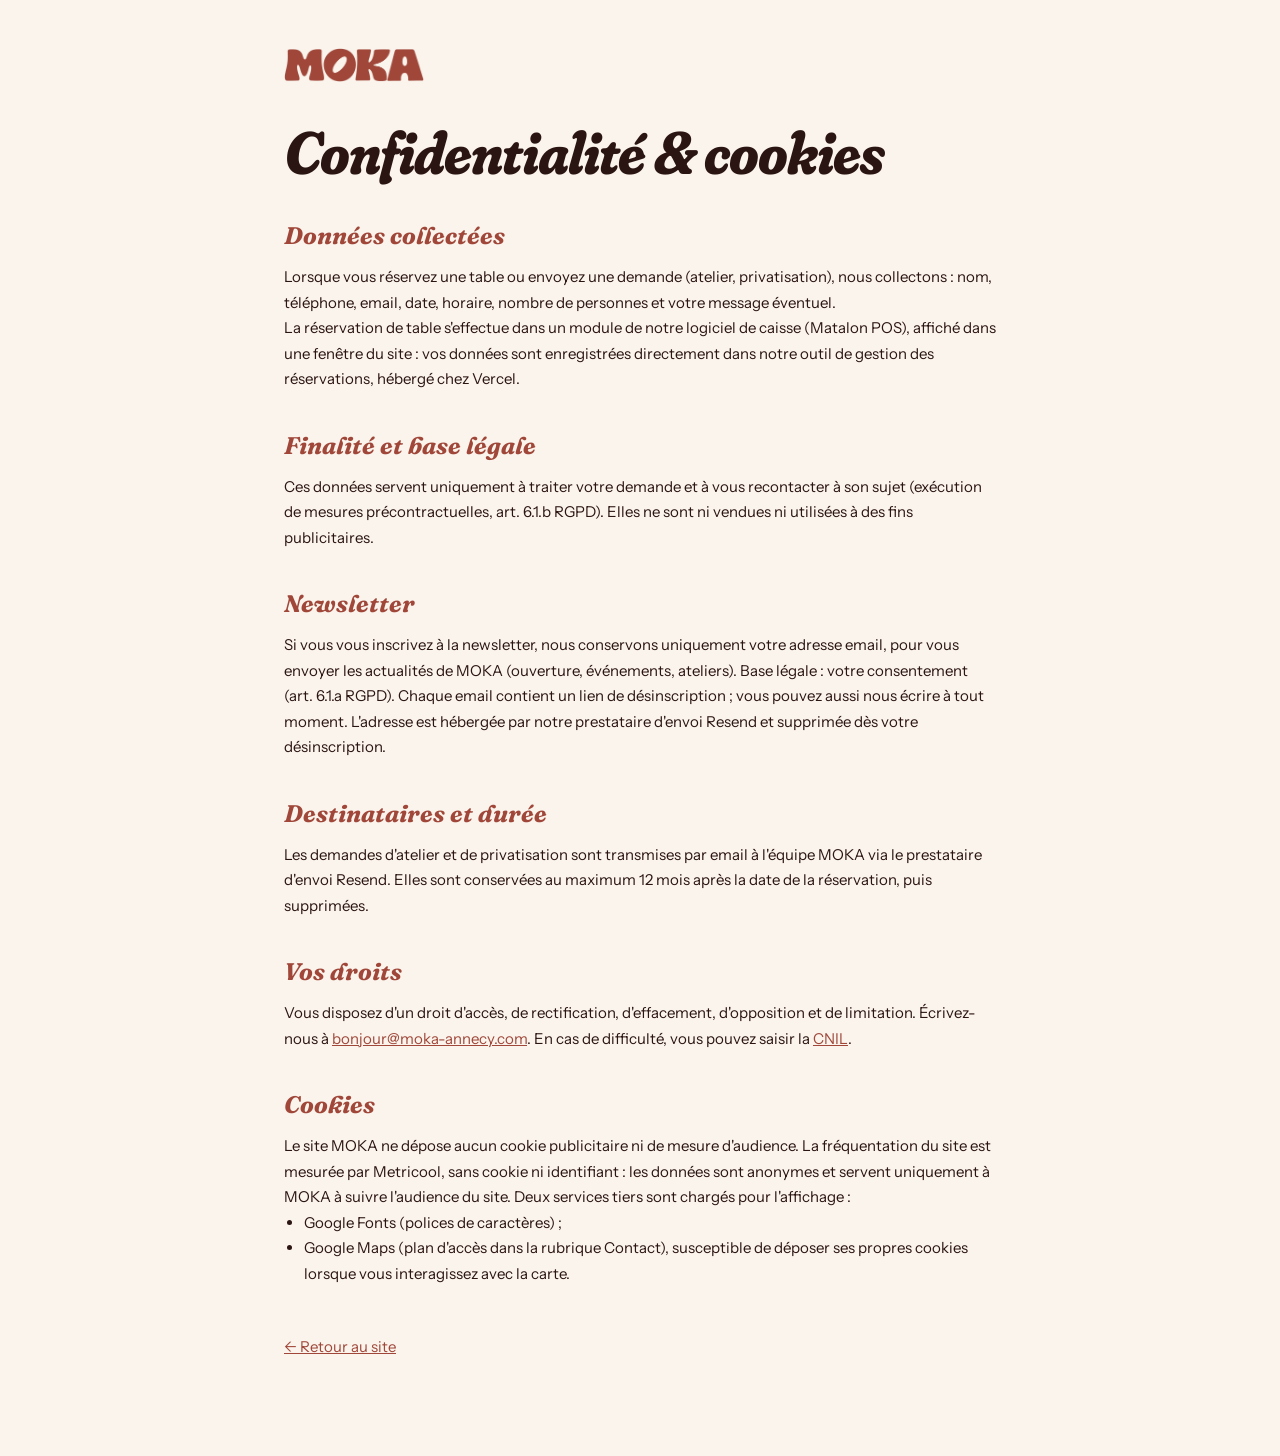
<file: confidentialite.html>
<!DOCTYPE html>
<html lang="fr" data-time="morning">
<head>
<meta charset="UTF-8">
<meta name="viewport" content="width=device-width, initial-scale=1">
<title>Confidentialité &amp; cookies — MOKA Annecy</title>
<meta name="robots" content="noindex">
<link rel="icon" href="/assets/img/favicon.svg" type="image/svg+xml">
<link rel="preconnect" href="https://fonts.googleapis.com">
<link rel="preconnect" href="https://fonts.gstatic.com" crossorigin>
<link href="https://fonts.googleapis.com/css2?family=Fraunces:ital,opsz,wght,SOFT@0,9..144,400..800,100;1,9..144,400..800,100&family=Instrument+Sans:wght@300;400;500;600;700&display=swap" rel="stylesheet">
<link rel="stylesheet" href="/assets/css/style.css?v=evt1">
<style>
  body, a, button { cursor: auto !important; }
  a { cursor: pointer !important; }
  .legal-page { max-width: 760px; margin: 0 auto; padding: 48px 24px 96px; }
  .legal-page .back { display: inline-block; margin-bottom: 40px; color: var(--accent); text-decoration: none; font-size: 14px; }
  .legal-page .logo { height: 34px; display: block; margin-bottom: 40px; }
  .legal-page h1 { font-family: var(--font-serif); font-style: italic; font-variation-settings: var(--serif-var); font-size: clamp(38px, 7vw, 60px); line-height: 1; letter-spacing: -1px; margin-bottom: 32px; }
  .legal-page h2 { font-family: var(--font-serif); font-style: italic; font-size: 24px; color: var(--accent); margin: 36px 0 10px; }
  .legal-page p, .legal-page li { font-size: 15px; line-height: 1.7; color: var(--text); }
  .legal-page ul { padding-left: 20px; }
  .legal-page a { color: var(--accent); }
</style>
<!-- Mesure d'audience Metricool (sans cookie) -->
<script>function loadScript(a){var b=document.getElementsByTagName("head")[0],c=document.createElement("script");c.type="text/javascript",c.src="https://tracker.metricool.com/resources/be.js",c.onreadystatechange=a,c.onload=a,b.appendChild(c)}loadScript(function(){beTracker.t({hash:"b783e98ba4ffbda7375d1c51414fdbb0"})});</script>
</head>
<body>
<main class="legal-page">
  <a href="/"><img src="/assets/img/logo-day.png" alt="MOKA" class="logo"></a>
  <h1>Confidentialité &amp; cookies</h1>
  <h2>Données collectées</h2>
  <p>Lorsque vous réservez une table ou envoyez une demande (atelier, privatisation), nous collectons : nom, téléphone, email, date, horaire, nombre de personnes et votre message éventuel.</p>
  <p>La réservation de table s'effectue dans un module de notre logiciel de caisse (Matalon POS), affiché dans une fenêtre du site : vos données sont enregistrées directement dans notre outil de gestion des réservations, hébergé chez Vercel.</p>
  <h2>Finalité et base légale</h2>
  <p>Ces données servent uniquement à traiter votre demande et à vous recontacter à son sujet (exécution de mesures précontractuelles, art. 6.1.b RGPD). Elles ne sont ni vendues ni utilisées à des fins publicitaires.</p>
  <h2 id="newsletter">Newsletter</h2>
  <p>Si vous vous inscrivez à la newsletter, nous conservons uniquement votre adresse email, pour vous envoyer les actualités de MOKA (ouverture, événements, ateliers). Base légale : votre consentement (art. 6.1.a RGPD). Chaque email contient un lien de désinscription ; vous pouvez aussi nous écrire à tout moment. L'adresse est hébergée par notre prestataire d'envoi Resend et supprimée dès votre désinscription.</p>
  <h2>Destinataires et durée</h2>
  <p>Les demandes d'atelier et de privatisation sont transmises par email à l'équipe MOKA via le prestataire d'envoi Resend. Elles sont conservées au maximum 12 mois après la date de la réservation, puis supprimées.</p>
  <h2>Vos droits</h2>
  <p>Vous disposez d'un droit d'accès, de rectification, d'effacement, d'opposition et de limitation. Écrivez-nous à <a href="mailto:bonjour@moka-annecy.com">bonjour@moka-annecy.com</a>. En cas de difficulté, vous pouvez saisir la <a href="https://www.cnil.fr" target="_blank" rel="noopener">CNIL</a>.</p>
  <h2 id="cookies">Cookies</h2>
  <p>Le site MOKA ne dépose aucun cookie publicitaire ni de mesure d'audience. La fréquentation du site est mesurée par Metricool, sans cookie ni identifiant : les données sont anonymes et servent uniquement à MOKA à suivre l'audience du site. Deux services tiers sont chargés pour l'affichage :</p>
  <ul>
    <li>Google Fonts (polices de caractères) ;</li>
    <li>Google Maps (plan d'accès dans la rubrique Contact), susceptible de déposer ses propres cookies lorsque vous interagissez avec la carte.</li>
  </ul>
  <p style="margin-top:48px"><a href="/">← Retour au site</a></p>
</main>
</body>
</html>
</file>
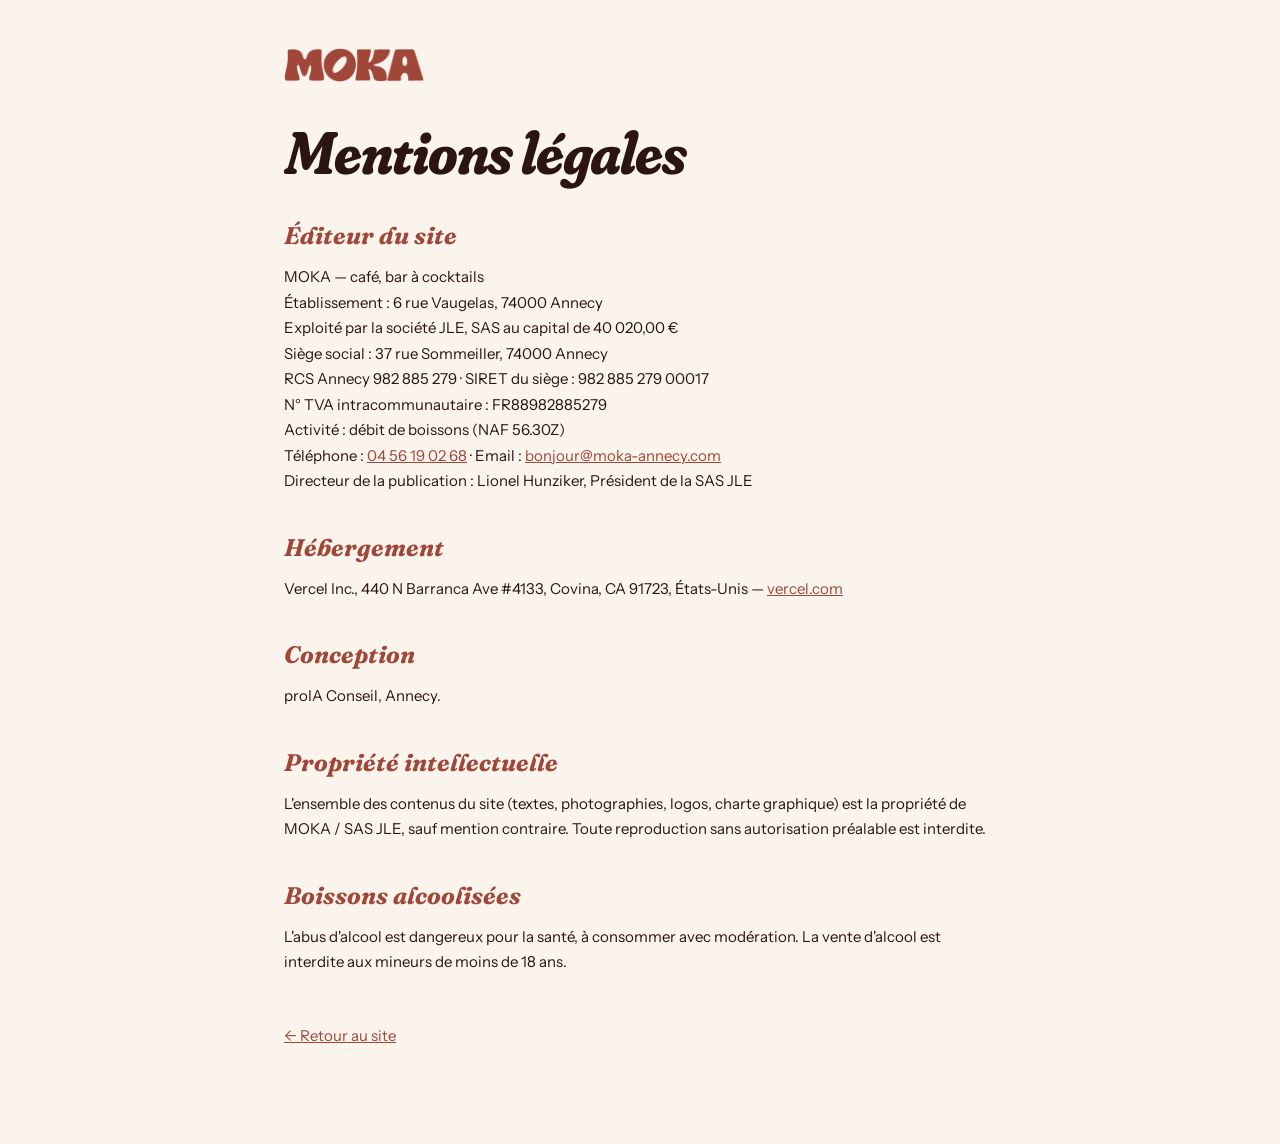
<file: mentions-legales.html>
<!DOCTYPE html>
<html lang="fr" data-time="morning">
<head>
<meta charset="UTF-8">
<meta name="viewport" content="width=device-width, initial-scale=1">
<title>Mentions légales — MOKA Annecy</title>
<meta name="robots" content="noindex">
<link rel="icon" href="/assets/img/favicon.svg" type="image/svg+xml">
<link rel="preconnect" href="https://fonts.googleapis.com">
<link rel="preconnect" href="https://fonts.gstatic.com" crossorigin>
<link href="https://fonts.googleapis.com/css2?family=Fraunces:ital,opsz,wght,SOFT@0,9..144,400..800,100;1,9..144,400..800,100&family=Instrument+Sans:wght@300;400;500;600;700&display=swap" rel="stylesheet">
<link rel="stylesheet" href="/assets/css/style.css?v=evt1">
<style>
  body, a, button { cursor: auto !important; }
  a { cursor: pointer !important; }
  .legal-page { max-width: 760px; margin: 0 auto; padding: 48px 24px 96px; }
  .legal-page .back { display: inline-block; margin-bottom: 40px; color: var(--accent); text-decoration: none; font-size: 14px; }
  .legal-page .logo { height: 34px; display: block; margin-bottom: 40px; }
  .legal-page h1 { font-family: var(--font-serif); font-style: italic; font-variation-settings: var(--serif-var); font-size: clamp(38px, 7vw, 60px); line-height: 1; letter-spacing: -1px; margin-bottom: 32px; }
  .legal-page h2 { font-family: var(--font-serif); font-style: italic; font-size: 24px; color: var(--accent); margin: 36px 0 10px; }
  .legal-page p, .legal-page li { font-size: 15px; line-height: 1.7; color: var(--text); }
  .legal-page ul { padding-left: 20px; }
  .legal-page a { color: var(--accent); }
</style>
<!-- Mesure d'audience Metricool (sans cookie) -->
<script>function loadScript(a){var b=document.getElementsByTagName("head")[0],c=document.createElement("script");c.type="text/javascript",c.src="https://tracker.metricool.com/resources/be.js",c.onreadystatechange=a,c.onload=a,b.appendChild(c)}loadScript(function(){beTracker.t({hash:"b783e98ba4ffbda7375d1c51414fdbb0"})});</script>
</head>
<body>
<main class="legal-page">
  <a href="/"><img src="/assets/img/logo-day.png" alt="MOKA" class="logo"></a>
  <h1>Mentions légales</h1>
  <h2>Éditeur du site</h2>
  <p>MOKA — café, bar à cocktails<br>
  Établissement : 6 rue Vaugelas, 74000 Annecy</p>
  <p>Exploité par la société JLE, SAS au capital de 40&nbsp;020,00&nbsp;€<br>
  Siège social : 37 rue Sommeiller, 74000 Annecy<br>
  RCS Annecy 982 885 279 · SIRET du siège : 982 885 279 00017<br>
  N° TVA intracommunautaire : FR88982885279<br>
  Activité : débit de boissons (NAF 56.30Z)<br>
  Téléphone : <a href="tel:+33456190268">04 56 19 02 68</a> · Email : <a href="mailto:bonjour@moka-annecy.com">bonjour@moka-annecy.com</a></p>
  <p>Directeur de la publication : Lionel Hunziker, Président de la SAS JLE</p>
  <h2>Hébergement</h2>
  <p>Vercel Inc., 440 N Barranca Ave #4133, Covina, CA 91723, États-Unis — <a href="https://vercel.com" target="_blank" rel="noopener">vercel.com</a></p>
  <h2>Conception</h2>
  <p>proIA Conseil, Annecy.</p>
  <h2>Propriété intellectuelle</h2>
  <p>L'ensemble des contenus du site (textes, photographies, logos, charte graphique) est la propriété de MOKA / SAS JLE, sauf mention contraire. Toute reproduction sans autorisation préalable est interdite.</p>
  <h2>Boissons alcoolisées</h2>
  <p>L'abus d'alcool est dangereux pour la santé, à consommer avec modération. La vente d'alcool est interdite aux mineurs de moins de 18 ans.</p>
  <p style="margin-top:48px"><a href="/">← Retour au site</a></p>
</main>
</body>
</html>
</file>
<file: assets/css/style.css>
* { margin: 0; padding: 0; box-sizing: border-box; }

:root {
  /* Palette MOKA v5 — relevée dans la salle réelle (oct. 2026) */
  --cream: #FAF4EC;        /* texte sur fonds sombres */
  --rouille: #A0473A;      /* murs principaux — dominante */
  --sang: #6E1F1C;         /* murs côté bar */
  --terracotta: #C9714F;   /* niches, carrelage — seule couleur de CTA */
  --terracotta-dark: #A85A3C;
  --disco: #E8B530;        /* or des dômes — labels et accents, jamais en bouton */
  --chene: #B08458;        /* tasseaux, parquet */
  --noir: #1F1C1B;         /* dômes, plinthes */
  --petrole: #1F4D5C;      /* accent rare (entrée) */
  --powder: #8FB3BF;       /* pétrole éclairci, lisible sur fond sombre */
  --ink: #2B1512;
  --ink-mute: #75594F;

  /* Palette dynamique — valeurs par défaut afternoon */
  --bg: #F3E2D3;
  --bg-alt: #FAF4EC;
  --text: #2B1512;
  --text-mute: #75594F;
  --accent: #A0473A;
  --accent-2: #E8B530;
  --nav-blur: rgba(243, 226, 211, 0.78);
  --border: rgba(43, 21, 18, 0.12);

  --transition-slow: 800ms cubic-bezier(0.4, 0, 0.2, 1);

  /* Typo */
  --font-serif: 'Fraunces', Georgia, serif;
  --font-sans: 'Instrument Sans', -apple-system, sans-serif;
  --font-accent: 'Bricolage Grotesque', sans-serif;
  --serif-var: "opsz" 144, "SOFT" 100, "WONK" 0;
}

/* Palette morning : crème lumineux, accents rouille */
html[data-time="morning"] {
  --bg: #FAF4EC;
  --bg-alt: #F4E8DA;
  --text: #2B1512;
  --text-mute: #75594F;
  --accent: #A0473A;
  --accent-2: #E8B530;
  --nav-blur: rgba(250, 244, 236, 0.8);
  --border: rgba(43, 21, 18, 0.1);
}

/* Palette afternoon : terracotta clair + or */
html[data-time="afternoon"] {
  --bg: #F3E2D3;
  --bg-alt: #FAF4EC;
  --text: #2B1512;
  --text-mute: #75594F;
  --accent: #A0473A;
  --accent-2: #E8B530;
  --nav-blur: rgba(243, 226, 211, 0.78);
  --border: rgba(43, 21, 18, 0.12);
}

/* Palette night : sang de bœuf profond + or des dômes */
html[data-time="night"] {
  --bg: #2A0F0D;
  --bg-alt: #3D1613;
  --text: #FAF4EC;
  --text-mute: rgba(250, 244, 236, 0.65);
  --accent: #E8B530;
  --accent-2: #C9714F;
  --nav-blur: rgba(42, 15, 13, 0.78);
  --border: rgba(250, 244, 236, 0.15);
}

html { scroll-behavior: smooth; }

body {
  font-family: var(--font-sans);
  font-size: 16px;
  line-height: 1.5;
  color: var(--text);
  background: var(--bg);
  overflow-x: hidden;
  transition:
    background var(--transition-slow),
    color var(--transition-slow);
  cursor: default;
}

@media (min-width: 900px) {
  body { cursor: none; }
  a, button, [data-cursor-hover] { cursor: none; }
}

.serif {
  font-family: var(--font-serif);
  font-style: italic;
  font-variation-settings: var(--serif-var);
}
.accent {
  font-family: var(--font-accent);
  font-style: italic;
  font-weight: 500;
}
.uppercase-label {
  font-family: var(--font-sans);
  font-size: 11px;
  font-weight: 500;
  letter-spacing: 0.22em;
  text-transform: uppercase;
  color: var(--accent);
}

/* Custom cursor */
.cursor-outer, .cursor-inner {
  position: fixed;
  pointer-events: none;
  border-radius: 50%;
  z-index: 9999;
  mix-blend-mode: difference;
}
.cursor-outer {
  width: 32px;
  height: 32px;
  border: 1px solid var(--cream);
  transform: translate(-50%, -50%);
  transition: width 200ms, height 200ms, border-color 200ms;
}
.cursor-inner {
  width: 6px;
  height: 6px;
  background: var(--cream);
  transform: translate(-50%, -50%);
}
body.hovering .cursor-outer {
  width: 56px;
  height: 56px;
  background: rgba(250, 244, 236, 0.15);
}
@media (max-width: 899px) {
  .cursor-outer, .cursor-inner { display: none; }
}

/* Header */
header {
  position: fixed;
  top: 0;
  left: 0;
  right: 0;
  z-index: 100;
  padding: 20px 32px;
  transition: background var(--transition-slow), padding 200ms;
  backdrop-filter: blur(0px);
}
header.scrolled {
  background: var(--nav-blur);
  backdrop-filter: blur(20px);
  padding: 14px 32px;
  border-bottom: 1px solid var(--border);
}
header .container {
  display: flex;
  align-items: center;
  gap: 40px;
  max-width: 1440px;
  margin: 0 auto;
}
header .logo-link { line-height: 0; }
header .logo {
  height: 46px;
  display: block;
}
header nav {
  display: flex;
  gap: 32px;
  align-items: center;
  margin-left: auto;
}
@media (max-width: 899px) {
  header .container { gap: 12px; }
  header nav { display: none; }
  header .burger { margin-left: auto; order: 2; }
  header .btn-icon { order: 3; }
}
@media (max-width: 899px) { header nav { display: none; } }
header nav a {
  color: var(--text);
  text-decoration: none;
  font-size: 14px;
  font-weight: 400;
  letter-spacing: 0.02em;
  transition: color 200ms;
  position: relative;
}
header nav a:hover { color: var(--accent); }
header nav a::after {
  content: '';
  position: absolute;
  bottom: -4px;
  left: 0;
  right: 0;
  height: 1px;
  background: var(--accent);
  transform: scaleX(0);
  transition: transform 200ms;
  transform-origin: left;
}
header nav a:hover::after { transform: scaleX(1); }

.btn-icon {
  display: inline-flex;
  align-items: center;
  justify-content: center;
  width: 46px;
  height: 46px;
  background: var(--terracotta);
  color: var(--cream);
  border-radius: 50%;
  border: none;
  text-decoration: none;
  transition: transform 200ms, background 200ms;
  position: relative;
}
.btn-icon svg {
  width: 20px;
  height: 20px;
}
.btn-icon:hover {
  transform: translateY(-2px);
  background: var(--terracotta-dark);
}
.btn-icon::after {
  content: attr(aria-label);
  position: absolute;
  top: calc(100% + 8px);
  right: 0;
  padding: 6px 12px;
  background: var(--ink);
  color: var(--cream);
  font-family: var(--font-sans);
  font-size: 11px;
  font-weight: 500;
  letter-spacing: 0.08em;
  border-radius: 100px;
  white-space: nowrap;
  opacity: 0;
  pointer-events: none;
  transform: translateY(-4px);
  transition: opacity 200ms, transform 200ms;
}
.btn-icon:hover::after {
  opacity: 1;
  transform: translateY(0);
}

.btn-primary {
  display: inline-flex;
  align-items: center;
  justify-content: center;
  height: 46px;
  padding: 0 26px;
  background: var(--terracotta);
  color: var(--cream);
  text-decoration: none;
  font-size: 14px;
  font-weight: 500;
  letter-spacing: 0.05em;
  line-height: 1;
  border-radius: 100px;
  border: none;
  transition: transform 200ms, background 200ms;
}
.btn-primary:hover {
  transform: translateY(-2px);
  background: var(--terracotta-dark);
}

.btn-ghost {
  display: inline-flex;
  align-items: center;
  justify-content: center;
  height: 46px;
  padding: 0 26px;
  color: var(--text);
  text-decoration: none;
  font-size: 14px;
  font-weight: 500;
  letter-spacing: 0.05em;
  line-height: 1;
  border-radius: 100px;
  border: 1px solid var(--border);
  transition: all 200ms;
}
.btn-ghost:hover {
  border-color: var(--accent);
  color: var(--accent);
}

/* Header au-dessus du menu quand ouvert pour rester cliquable */
body.menu-open header { z-index: 200; }
body.menu-open header .logo-day { display: none; }
body.menu-open header .logo-night { display: block; }

/* Menu burger mobile */
.burger { display: none; background: none; border: none; padding: 8px; cursor: pointer; position: relative; z-index: 102; }
.burger svg { width: 26px; height: 26px; stroke: var(--text); transition: stroke 200ms, opacity 200ms; display: block; }
.burger .icon-close { position: absolute; top: 8px; left: 8px; opacity: 0; }
body.menu-open .burger .icon-open { opacity: 0; }
body.menu-open .burger .icon-close { opacity: 1; stroke: var(--cream); }
body.menu-open .burger .icon-open { stroke: var(--cream); }
@media (max-width: 899px) { .burger { display: block; } }

/* Menu mobile overlay */
.mobile-menu {
  position: fixed;
  inset: 0;
  background: var(--ink);
  color: var(--cream);
  z-index: 101;
  display: flex;
  flex-direction: column;
  justify-content: center;
  align-items: center;
  gap: 24px;
  opacity: 0;
  pointer-events: none;
  transform: translateY(-20px);
  transition: opacity 400ms cubic-bezier(0.4, 0, 0.2, 1), transform 400ms cubic-bezier(0.4, 0, 0.2, 1);
}
body.menu-open .mobile-menu {
  opacity: 1;
  pointer-events: auto;
  transform: translateY(0);
}
.mobile-menu a {
  font-family: var(--font-serif);
  font-style: italic;
  font-variation-settings: var(--serif-var);
  font-size: 40px;
  color: var(--cream);
  text-decoration: none;
  letter-spacing: -0.5px;
  transition: color 200ms;
}
.mobile-menu a:hover, .mobile-menu a:focus { color: var(--disco); }
.mobile-menu .btn-primary {
  margin-top: 24px;
  background: var(--terracotta);
  color: var(--cream);
  font-family: var(--font-sans);
  font-style: normal;
  font-size: 14px;
}

/* ============ HERO ============ */
.hero {
  min-height: 100vh;
  min-height: 100dvh;
  position: relative;
  overflow: hidden;
  display: flex;
  align-items: center;
  justify-content: center;
  padding: 100px 32px 60px;
  background: var(--bg);
  transition: background var(--transition-slow);
}
/* Hero néon : fond rouille (sang de bœuf la nuit), néon ondulé de la salle, wordmark crème */
.hero-neon {
  background: linear-gradient(180deg, #A0473A 0%, #A0473A 45%, #8A3A30 100%);
  color: var(--cream);
}
html[data-time="night"] .hero-neon {
  background: linear-gradient(180deg, #6E1F1C 0%, #4A1714 60%, #2A0F0D 100%);
}
.hero-neon-line {
  position: absolute;
  inset: 0;
  width: 100%;
  height: 100%;
  pointer-events: none;
  z-index: 1;
}
.hero-neon-line path { fill: none; stroke-linecap: round; }
.hero-neon-line .neon-glow { stroke: rgba(255, 200, 120, 0.35); stroke-width: 22; filter: blur(10px); }
.hero-neon-line .neon-core {
  stroke: #FFF6E4;
  stroke-width: 4;
  stroke-dasharray: 2600;
  stroke-dashoffset: 2600;
  animation: neonDraw 2.4s cubic-bezier(0.6, 0, 0.2, 1) 300ms forwards, neonHum 5s ease-in-out 2.8s infinite;
}
.hero-neon-line .neon-glow {
  opacity: 0;
  animation: neonGlowIn 1.2s ease 2s forwards;
}
@keyframes neonDraw { to { stroke-dashoffset: 0; } }
@keyframes neonGlowIn { to { opacity: 1; } }
@keyframes neonHum {
  0%, 100% { opacity: 1; }
  48% { opacity: 1; }
  50% { opacity: 0.82; }
  52% { opacity: 1; }
}
@media (max-width: 899px) {
  .hero-neon-line .neon-core { stroke-width: 3; }
}

.hero-content {
  position: relative;
  z-index: 2;
  text-align: center;
  max-width: 1100px;
  width: 100%;
  padding-top: 8vh;
}
.hero-title { margin: 0 0 28px; line-height: 0; }
.hero-wordmark {
  width: min(620px, 78vw);
  height: auto;
  display: inline-block;
}
.hero-title, .hero-opening {
  opacity: 0;
  transform: translateY(30px);
  filter: blur(10px);
  transition:
    opacity 1s cubic-bezier(0.2, 0.7, 0.2, 1),
    transform 1s cubic-bezier(0.2, 0.7, 0.2, 1),
    filter 1s cubic-bezier(0.2, 0.7, 0.2, 1);
}
.hero-title { transition-delay: 900ms; }
.hero-opening { transition-delay: 1200ms; }
.hero-title.visible, .hero-opening.visible { opacity: 1; transform: none; filter: none; }
.hero-opening {
  font-family: var(--font-accent);
  font-weight: 700;
  font-size: clamp(13px, 1.4vw, 17px);
  letter-spacing: 0.26em;
  text-transform: uppercase;
  color: var(--disco);
  margin-bottom: 18px;
}

.hero-sub {
  font-family: var(--font-serif);
  font-style: italic;
  font-variation-settings: var(--serif-var);
  font-weight: 600;
  font-size: clamp(19px, 2.2vw, 28px);
  line-height: 1.3;
  color: var(--cream);
  margin-bottom: 40px;
  opacity: 0;
  transform: translateY(20px);
  transition: opacity 800ms cubic-bezier(0.16, 1, 0.3, 1), transform 800ms cubic-bezier(0.16, 1, 0.3, 1);
  transition-delay: 1500ms;
}
.hero-sub.visible {
  opacity: 1;
  transform: translateY(0);
}
.hero-cta {
  display: flex;
  gap: 12px;
  justify-content: center;
  flex-wrap: wrap;
  opacity: 0;
  transform: translateY(20px);
  transition: opacity 800ms cubic-bezier(0.16, 1, 0.3, 1), transform 800ms cubic-bezier(0.16, 1, 0.3, 1);
  transition-delay: 1750ms;
}
.hero-cta.visible {
  opacity: 1;
  transform: translateY(0);
}

.scroll-hint {
  position: absolute;
  bottom: 32px;
  left: 50%;
  transform: translateX(-50%);
  color: var(--text-mute);
  font-size: 11px;
  letter-spacing: 0.2em;
  text-transform: uppercase;
  animation: bounce 2s infinite;
  z-index: 3;
}
.scroll-hint svg { width: 20px; height: 20px; margin-top: 4px; stroke: var(--text-mute); }

@keyframes fadeInUp {
  from { opacity: 0; transform: translateY(30px); }
  to { opacity: 1; transform: translateY(0); }
}
@keyframes bounce {
  0%, 100% { transform: translateX(-50%) translateY(0); }
  50% { transform: translateX(-50%) translateY(-8px); }
}

/* ============ SECTIONS COMMUNES ============ */
section { position: relative; }
.section-container {
  max-width: 1200px;
  margin: 0 auto;
  padding: 120px 32px;
}
@media (max-width: 899px) {
  .section-container { padding: 80px 24px; }
}
.section-title {
  font-family: var(--font-serif);
  font-style: italic;
  font-variation-settings: var(--serif-var);
  font-size: clamp(40px, 6vw, 72px);
  line-height: 0.95;
  color: var(--text);
  letter-spacing: -1.5px;
  margin-bottom: 24px;
}
.section-intro {
  font-family: var(--font-serif);
  font-style: italic;
  font-variation-settings: var(--serif-var);
  font-size: clamp(16px, 2vw, 20px);
  line-height: 1.4;
  color: var(--text-mute);
  max-width: 600px;
  margin-bottom: 60px;
}

/* ============ CONCEPT 3 MOMENTS ============ */
.moments {
  background: var(--bg-alt);
  transition: background var(--transition-slow);
}
.moments-grid {
  display: grid;
  grid-template-columns: repeat(3, 1fr);
  gap: 20px;
  margin-top: 48px;
}
@media (max-width: 899px) {
  .moments-grid { grid-template-columns: 1fr; gap: 14px; }
  .moment-card { min-height: 0; }
}
.moment-card {
  padding: 36px 28px 38px;
  border-radius: 22px;
  position: relative;
  overflow: hidden;
  transition: transform 400ms cubic-bezier(0.16, 1, 0.3, 1), box-shadow 400ms;
  min-height: 300px;
  display: flex;
  flex-direction: column;
}
.moment-card:hover {
  transform: translateY(-8px);
  box-shadow: 0 24px 48px -12px rgba(42, 37, 32, 0.18);
}
.moment-card.morning {
  background: linear-gradient(160deg, #FAF4EC, #F4E8DA);
  color: var(--ink);
}
.moment-card.afternoon {
  background: linear-gradient(160deg, #F3E2D3, #EBD3C0);
  color: var(--ink);
}
.moment-card.night {
  background: linear-gradient(160deg, #4A1A16, #2A0F0D);
  color: var(--cream);
}
.moment-card .num {
  font-family: var(--font-sans);
  font-size: 11px;
  font-weight: 500;
  letter-spacing: 0.22em;
  color: var(--terracotta);
  margin-bottom: 12px;
}
.moment-card.night .num { color: var(--disco); }
.moment-card .name {
  font-family: var(--font-serif);
  font-style: italic;
  font-variation-settings: var(--serif-var);
  font-size: 38px;
  line-height: 1;
  margin-bottom: 10px;
  letter-spacing: -0.6px;
}
.moment-card .time {
  font-family: var(--font-sans);
  font-size: 13px;
  color: var(--terracotta);
  margin-bottom: 24px;
  letter-spacing: 0.05em;
  margin-bottom: 18px;
}
.moment-card.night .time { color: var(--disco); }
.moment-card .desc {
  font-family: var(--font-serif);
  font-style: italic;
  font-variation-settings: var(--serif-var);
  font-size: 15px;
  line-height: 1.5;
  color: var(--ink-mute);
  flex: 1;
}
.moment-card.night .desc { color: rgba(250, 244, 236, 0.7); }
.moment-card .arrow {
  margin-top: 18px;
  font-family: var(--font-sans);
  font-size: 13px;
  letter-spacing: 0.05em;
  color: var(--terracotta);
  text-decoration: none;
  display: inline-block;
  align-self: flex-start;
}
.moment-card.night .arrow { color: var(--disco); }

.tagline-box {
  margin-top: 80px;
  padding: 32px 40px;
  background: rgba(232, 181, 48, 0.12);
  border-left: 3px solid var(--disco);
  border-radius: 20px;
}
.tagline-box p {
  font-family: var(--font-serif);
  font-style: italic;
  font-variation-settings: var(--serif-var);
  font-size: clamp(20px, 3vw, 28px);
  line-height: 1.3;
  color: var(--text);
  letter-spacing: -0.3px;
}

/* ============ LE LIEU (full-width immersif + mosaïque à facettes) ============ */
.lieu {
  background: var(--bg);
  transition: background var(--transition-slow);
  padding: 0;
}
.lieu-hero {
  position: relative;
  width: 100%;
  min-height: 90vh;
  overflow: hidden;
  display: flex;
  align-items: flex-end;
  background: var(--ink);
}
/* Slider images en crossfade (object-fit cover = pas de déformation) */
.lieu-slider {
  position: absolute;
  inset: 0;
  z-index: 0;
  background: var(--ink);
}
.lieu-slide {
  position: absolute;
  inset: 0;
  width: 100%;
  height: 100%;
  object-fit: cover;
  object-position: center;
  opacity: 0;
  transition: opacity 1200ms cubic-bezier(0.4, 0, 0.2, 1);
  will-change: opacity;
}
.lieu-slide.active { opacity: 1; }

/* Shimmer overlay : flash de facettes disco pendant la transition */
.lieu-shimmer {
  position: absolute;
  inset: 0;
  z-index: 1;
  display: grid;
  grid-template-columns: repeat(10, 1fr);
  grid-template-rows: repeat(6, 1fr);
  pointer-events: none;
}
@media (max-width: 899px) {
  .lieu-shimmer {
    grid-template-columns: repeat(6, 1fr);
    grid-template-rows: repeat(8, 1fr);
  }
}
.lieu-shimmer-tile {
  background: linear-gradient(135deg, rgba(250, 244, 236, 0.35) 0%, transparent 55%);
  opacity: 0;
  transition: opacity 350ms cubic-bezier(0.4, 0, 0.2, 1);
  transition-delay: var(--tile-delay, 0ms);
}
.lieu-shimmer.flash .lieu-shimmer-tile { opacity: 1; }
.lieu-shimmer.flash-out .lieu-shimmer-tile { opacity: 0; }

.lieu-hero-overlay {
  position: absolute;
  inset: 0;
  background: linear-gradient(180deg,
    rgba(42, 37, 32, 0.15) 0%,
    rgba(42, 37, 32, 0.05) 40%,
    rgba(42, 37, 32, 0.75) 100%);
  z-index: 2;
  pointer-events: none;
}
.lieu-hero-content {
  position: relative;
  z-index: 3;
  max-width: 1200px;
  margin: 0 auto;
  width: 100%;
  padding: 60px 48px 80px 48px;
  color: var(--cream);
}
@media (max-width: 899px) {
  .lieu-hero { min-height: 80vh; }
  .lieu-hero-content { padding: 40px 24px 60px 24px; }
}
.lieu-hero-content .uppercase-label {
  color: var(--disco);
  margin-bottom: 16px;
}
.lieu-hero-title {
  font-family: var(--font-serif);
  font-style: italic;
  font-variation-settings: var(--serif-var);
  font-size: clamp(48px, 8vw, 96px);
  line-height: 0.95;
  color: var(--cream);
  letter-spacing: -2px;
  margin-bottom: 24px;
  max-width: 800px;
}
.lieu-hero-lead {
  font-family: var(--font-serif);
  font-style: italic;
  font-variation-settings: var(--serif-var);
  font-size: clamp(17px, 2vw, 22px);
  line-height: 1.5;
  color: rgba(250, 244, 236, 0.9);
  max-width: 620px;
  margin-bottom: 28px;
}
.lieu-hero-address {
  display: inline-flex;
  align-items: center;
  gap: 10px;
  padding: 12px 20px;
  background: rgba(250, 244, 236, 0.12);
  backdrop-filter: blur(20px);
  color: var(--cream);
  border: 1px solid rgba(250, 244, 236, 0.25);
  border-radius: 100px;
  font-family: var(--font-sans);
  font-size: 13px;
  letter-spacing: 0.04em;
}
.lieu-hero-address svg { width: 16px; height: 16px; }

/* Dots pour naviguer entre slides */
.lieu-dots {
  position: absolute;
  bottom: 24px;
  right: 32px;
  z-index: 3;
  display: flex;
  gap: 8px;
}
.lieu-dot {
  width: 8px;
  height: 8px;
  border-radius: 50%;
  background: rgba(250, 244, 236, 0.35);
  border: none;
  cursor: pointer;
  padding: 0;
  transition: background 300ms, transform 300ms;
}
.lieu-dot:hover { background: rgba(250, 244, 236, 0.6); }
.lieu-dot.active { background: var(--disco); transform: scale(1.3); }
@media (max-width: 899px) {
  .lieu-dots { bottom: 20px; right: 24px; }
}

/* ============ DÉTAILS ============ */
.details {
  background: var(--bg-alt);
  transition: background var(--transition-slow);
}
.details-header { margin-bottom: 60px; }
.details-grid {
  display: grid;
  grid-template-columns: 1.35fr 1fr;
  gap: 24px;
  align-items: stretch;
}
@media (max-width: 899px) {
  .details-grid { grid-template-columns: 1fr; }
}
.details-card {
  position: relative;
  margin: 0;
  border-radius: 24px;
  overflow: hidden;
  background: var(--bg);
  aspect-ratio: 4/5;
  box-shadow: 0 20px 40px -12px rgba(42, 37, 32, 0.15);
  transition: transform 400ms cubic-bezier(0.16, 1, 0.3, 1);
}
.details-card-tall { aspect-ratio: 5/4; }
@media (max-width: 899px) {
  .details-card, .details-card-tall { aspect-ratio: 4/3; }
}
.details-card:hover { transform: translateY(-6px); }
.details-card img {
  width: 100%;
  height: 100%;
  object-fit: cover;
  transition: transform 800ms cubic-bezier(0.4, 0, 0.2, 1);
}
.details-card:hover img { transform: scale(1.04); }
.details-card figcaption {
  position: absolute;
  bottom: 20px;
  left: 20px;
  padding: 8px 16px;
  background: rgba(42, 37, 32, 0.7);
  backdrop-filter: blur(10px);
  color: var(--cream);
  border-radius: 100px;
  font-size: 13px;
}

/* ============ TEASER ÉVÉNEMENTS ============ */
.events {
  background: var(--bg-alt);
  transition: background var(--transition-slow);
}
.events-header {
  display: flex;
  justify-content: space-between;
  align-items: flex-end;
  gap: 24px;
  margin-bottom: 60px;
  flex-wrap: wrap;
}
.events-grid {
  display: grid;
  grid-template-columns: repeat(3, 1fr);
  gap: 24px;
}
@media (max-width: 899px) {
  .events-grid { grid-template-columns: 1fr; }
}
.event-card {
  background: var(--bg);
  border: 1px solid var(--border);
  border-radius: 20px;
  padding: 32px;
  transition: transform 300ms cubic-bezier(0.16, 1, 0.3, 1), border-color 300ms;
  cursor: pointer;
  position: relative;
  overflow: hidden;
  min-height: 260px;
  display: flex;
  flex-direction: column;
}
.event-card:hover {
  transform: translateY(-4px);
  border-color: var(--accent);
}
.event-card .month {
  font-family: var(--font-sans);
  font-size: 12px;
  font-weight: 500;
  letter-spacing: 0.15em;
  text-transform: uppercase;
  color: var(--text-mute);
  margin-bottom: 4px;
}
.event-card .day {
  font-family: var(--font-serif);
  font-style: italic;
  font-variation-settings: var(--serif-var);
  font-size: 96px;
  line-height: 0.9;
  color: var(--accent-2);
  margin-bottom: 16px;
  letter-spacing: -3px;
}
.event-card .type {
  font-family: var(--font-sans);
  font-size: 11px;
  font-weight: 500;
  letter-spacing: 0.22em;
  text-transform: uppercase;
  color: var(--accent);
  margin-bottom: 6px;
}
.event-card .title {
  font-family: var(--font-serif);
  font-style: italic;
  font-variation-settings: var(--serif-var);
  font-size: 26px;
  line-height: 1;
  color: var(--text);
  margin-bottom: 12px;
  letter-spacing: -0.4px;
  flex: 1;
}
.event-card .hours {
  font-family: var(--font-sans);
  font-size: 13px;
  color: var(--text-mute);
}

/* ============ CTA RÉSERVATION ============ */
.cta-final {
  background: var(--terracotta);
  color: var(--cream);
  min-height: 60vh;
  display: flex;
  align-items: center;
  justify-content: center;
  padding: 100px 32px;
  position: relative;
  overflow: hidden;
}
.cta-final::before {
  content: '';
  position: absolute;
  top: -200px;
  right: -200px;
  width: 500px;
  height: 500px;
  border-radius: 50%;
  background: rgba(232, 181, 48, 0.9);
}
.cta-final::after {
  content: '';
  position: absolute;
  bottom: -160px;
  left: -160px;
  width: 380px;
  height: 380px;
  border-radius: 50%;
  background: rgba(250, 244, 236, 0.12);
}
.cta-content {
  position: relative;
  z-index: 2;
  text-align: center;
  max-width: 800px;
}
.cta-content {
  position: relative;
  z-index: 2;
  text-align: center;
  max-width: 1200px;
  width: 100%;
}
.cta-content h2 {
  font-family: var(--font-serif);
  font-style: italic;
  font-variation-settings: var(--serif-var);
  font-size: clamp(48px, 11vw, 140px);
  line-height: 0.9;
  color: var(--cream);
  letter-spacing: -3.5px;
  margin-bottom: 32px;
  white-space: nowrap;
  overflow: hidden;
}
.cta-content .cta-sub {
  font-family: var(--font-serif);
  font-style: italic;
  font-variation-settings: var(--serif-var);
  font-size: 18px;
  color: rgba(250, 244, 236, 0.9);
  margin-bottom: 36px;
  max-width: 500px;
  margin-left: auto;
  margin-right: auto;
}
.cta-content .btn-primary {
  background: var(--cream);
  color: var(--terracotta);
  padding: 16px 36px;
  font-size: 15px;
}
.cta-content .btn-primary:hover {
  background: var(--cream);
  color: var(--terracotta-dark);
  transform: translateY(-3px);
}

/* ============ FOOTER ============ */
footer {
  background: var(--ink);
  color: var(--cream);
  padding: 80px 32px 32px;
}
.footer-container {
  max-width: 1200px;
  margin: 0 auto;
}
.footer-top {
  display: grid;
  grid-template-columns: 1.4fr 1fr 1fr 1fr;
  gap: 48px;
  padding-bottom: 60px;
  border-bottom: 1px solid rgba(250, 244, 236, 0.15);
}
@media (max-width: 899px) {
  .footer-top { grid-template-columns: 1fr 1fr; gap: 32px; }
}
.footer-brand h3 {
  font-family: var(--font-serif);
  font-style: italic;
  font-variation-settings: var(--serif-var);
  font-size: 32px;
  line-height: 1;
  color: var(--cream);
  margin-bottom: 12px;
  letter-spacing: -0.5px;
}
.footer-brand p {
  font-family: var(--font-serif);
  font-style: italic;
  font-variation-settings: var(--serif-var);
  font-size: 15px;
  color: rgba(250, 244, 236, 0.7);
  line-height: 1.5;
  max-width: 280px;
}
.footer-col h4 {
  font-family: var(--font-sans);
  font-size: 11px;
  font-weight: 500;
  letter-spacing: 0.22em;
  text-transform: uppercase;
  color: var(--disco);
  margin-bottom: 16px;
}
.footer-col p, .footer-col a {
  font-family: var(--font-sans);
  font-size: 14px;
  color: rgba(250, 244, 236, 0.75);
  line-height: 1.7;
  text-decoration: none;
  display: block;
}
.footer-col a:hover { color: var(--disco); }
.footer-bottom {
  padding-top: 32px;
  display: flex;
  justify-content: space-between;
  align-items: center;
  gap: 16px;
  flex-wrap: wrap;
  font-size: 12px;
  color: rgba(250, 244, 236, 0.5);
}
.footer-bottom .accent {
  color: var(--disco);
  font-size: 14px;
  font-family: var(--font-accent);
  font-style: italic;
  font-weight: 500;
}
.footer-bottom .legal { display: flex; gap: 20px; flex-wrap: wrap; }
.footer-bottom a { color: rgba(250, 244, 236, 0.5); text-decoration: none; }
.footer-bottom a:hover { color: var(--cream); }

/* Reveal on scroll */
.reveal { opacity: 0; transform: translateY(30px); transition: opacity 800ms cubic-bezier(0.16, 1, 0.3, 1), transform 800ms cubic-bezier(0.16, 1, 0.3, 1); }
.reveal.visible { opacity: 1; transform: translateY(0); }

/* Text reveal — mots qui s'écrivent progressivement */
.reveal-text { visibility: hidden; }
.reveal-text.ready { visibility: visible; }
.reveal-text .word {
  display: inline-block;
  opacity: 0;
  transform: translateY(0.5em);
  transition:
    opacity 900ms cubic-bezier(0.2, 0.7, 0.2, 1),
    transform 900ms cubic-bezier(0.2, 0.7, 0.2, 1),
    filter 900ms cubic-bezier(0.2, 0.7, 0.2, 1);
  transition-delay: calc(var(--i, 0) * 90ms);
  filter: blur(8px);
  will-change: opacity, transform, filter;
}
.reveal-text.visible .word {
  opacity: 1;
  transform: translateY(0);
  filter: blur(0);
}

/* Text reveal — char-by-char pour titres "hero" ou CTA impact */
.reveal-chars { visibility: hidden; }
.reveal-chars.ready { visibility: visible; }
.reveal-chars .char {
  display: inline-block;
  opacity: 0;
  transform: translateY(0.6em) scale(0.9);
  transition:
    opacity 700ms cubic-bezier(0.2, 0.8, 0.2, 1),
    transform 700ms cubic-bezier(0.2, 0.8, 0.2, 1);
  transition-delay: calc(var(--i, 0) * 40ms);
  will-change: opacity, transform;
}
.reveal-chars .char.space { width: 0.28em; }
.reveal-chars.visible .char {
  opacity: 1;
  transform: translateY(0) scale(1);
}

/* Logo inversion pour night */
html[data-time="night"] header .logo-day { display: none; }
html[data-time="night"] header .logo-night { display: block; }
header .logo-day { display: block; }
header .logo-night { display: none; }
.footer-brand h3 .footer-logo{height:40px;width:auto;display:block;margin-bottom:6px}
body.menu-open header .logo-day{display:none!important}
body.menu-open header .logo-night{display:block!important}

/* ============ EVENT CARD LINK ============ */
a.event-card { text-decoration: none; color: inherit; }

/* ============ LA CARTE ============ */
.carte { background: var(--bg); transition: background var(--transition-slow); }
.carte .section-intro { margin-bottom: 40px; }
.carte-tabs {
  display: grid; grid-template-columns: repeat(5, 1fr); gap: 10px;
  margin-bottom: 40px;
}
.carte-tabs button {
  display: flex; flex-direction: column; align-items: flex-start; gap: 4px;
  padding: 18px 20px; border-radius: 18px;
  background: transparent; border: 1px solid var(--border); color: var(--text);
  font-family: var(--font-serif); font-style: italic; font-variation-settings: var(--serif-var);
  font-size: 26px; line-height: 1; letter-spacing: -0.4px; text-align: left;
  transition: background 250ms, border-color 250ms, color 250ms, transform 250ms;
}
.carte-tabs button:hover { border-color: var(--accent); transform: translateY(-2px); }
.carte-tabs .t-num, .carte-tabs .t-time {
  font-family: var(--font-sans); font-style: normal; font-size: 11px; letter-spacing: 0.18em;
  text-transform: uppercase; color: var(--text-mute);
}
.carte-tabs .t-num { color: var(--accent); }
.carte-tabs button[aria-selected="true"] { background: var(--ink); border-color: var(--ink); color: var(--cream); }
.carte-tabs button[aria-selected="true"] .t-time { color: rgba(250,244,236,.65); }
.carte-tabs button[aria-selected="true"] .t-num { color: var(--disco); }
html[data-time="night"] .carte-tabs button[aria-selected="true"] { background: var(--cream); color: var(--ink); border-color: var(--cream); }
html[data-time="night"] .carte-tabs button[aria-selected="true"] .t-time { color: var(--ink-mute); }
html[data-time="night"] .carte-tabs button[aria-selected="true"] .t-num { color: var(--terracotta); }
@media (max-width: 899px) {
  .carte-tabs { grid-template-columns: repeat(2, 1fr); }
  .carte-tabs button { font-size: 22px; padding: 14px 16px; }
}
.carte-panel { animation: fadeInUp 500ms cubic-bezier(0.16,1,0.3,1); }
.carte-panel[hidden] { display: none; }
.carte-lead {
  font-family: var(--font-serif); font-style: italic; font-variation-settings: var(--serif-var);
  font-size: clamp(17px, 2vw, 21px); line-height: 1.45; color: var(--text-mute);
  max-width: 640px; margin-bottom: 32px;
}
.carte-formules { display: grid; grid-template-columns: repeat(auto-fit, minmax(260px, 1fr)); gap: 16px; margin-bottom: 40px; }
.formule {
  padding: 22px 24px; border-radius: 18px;
  background: rgba(232,181,48,.12); border-left: 3px solid var(--disco);
}
.formule .f-lbl { font-size: 10.5px; letter-spacing: .22em; text-transform: uppercase; color: var(--text-mute); margin-bottom: 8px; }
.formule .f-line { display: flex; justify-content: space-between; align-items: baseline; gap: 14px; }
.formule .f-ttl, .formule .f-amt {
  font-family: var(--font-serif); font-style: italic; font-variation-settings: var(--serif-var); font-size: 26px; letter-spacing: -.4px;
}
.formule .f-amt { color: var(--accent); white-space: nowrap; }
.formule p { font-size: 14px; color: var(--text-mute); margin-top: 6px; line-height: 1.5; }
.carte-grid { display: grid; grid-template-columns: repeat(auto-fit, minmax(250px, 1fr)); gap: 32px 40px; }
.carte-grid-2 { grid-template-columns: repeat(auto-fit, minmax(300px, 1fr)); }
.menu-block h3 {
  font-family: var(--font-serif); font-style: italic; font-variation-settings: var(--serif-var);
  font-size: 24px; color: var(--accent); margin: 0 0 14px; letter-spacing: -.3px;
}
.menu-block h3 + .menu-list + h3, .menu-block .menu-list + h3, .menu-block .menu-note + h3, .menu-block .encart-spritz + h3 { margin-top: 28px; }
.menu-block h3 em { font-family: var(--font-sans); font-style: normal; font-size: 16px; color: var(--text-mute); }
.menu-list { list-style: none; }
.menu-list li {
  display: flex; justify-content: space-between; align-items: baseline; gap: 16px;
  padding: 9px 0; border-bottom: 1px solid var(--border); font-size: 15px;
}
.menu-list li:last-child { border-bottom: none; }
.menu-list .n { flex: 1; }
.menu-list .n small {
  display: block; margin-top: 3px;
  font-family: var(--font-serif); font-style: italic; font-variation-settings: var(--serif-var);
  font-size: 13.5px; line-height: 1.4; color: var(--text-mute);
}
.menu-list b { font-weight: 500; color: var(--accent); }
.menu-list .n small b { font-style: italic; }
.menu-list .p { font-variant-numeric: tabular-nums; color: var(--accent); white-space: nowrap; font-weight: 500; }
.menu-note { font-family: var(--font-serif); font-style: italic; font-size: 13px; color: var(--text-mute); margin-top: 6px; }
.encart-spritz { background: var(--cream); color: var(--ink); border-radius: 18px; padding: 22px 24px; border: 1px solid rgba(42,37,32,.1); }
.encart-spritz .encart-title { font-size: 11px; letter-spacing: .22em; text-transform: uppercase; color: var(--ink-mute); margin-bottom: 10px; }
.encart-spritz .encart-title span { color: #101C33; font-weight: 600; }
.encart-spritz .menu-list li { border-bottom: 1px dotted rgba(16,28,51,.25); font-size: 13px; letter-spacing: .1em; text-transform: uppercase; }
.encart-spritz .menu-list .p { color: #101C33; }
.encart-cap { font-family: var(--font-serif); font-style: italic; font-size: 12.5px; color: var(--ink-mute); margin-top: 12px; line-height: 1.45; }
.carte-legal { margin-top: 48px; font-size: 12px; color: var(--text-mute); line-height: 1.6; max-width: 720px; }

/* ============ ATELIERS / PRIVATISATION ============ */
.ateliers { background: var(--bg); transition: background var(--transition-slow); }
.privatisation { background: var(--bg-alt); transition: background var(--transition-slow); }
.split { display: grid; grid-template-columns: 1fr 1fr; gap: 64px; align-items: start; }
.split-reverse .split-text { order: 2; }
@media (max-width: 899px) {
  .split { grid-template-columns: 1fr; gap: 40px; }
  .split-reverse .split-text { order: 0; }
}
.facts { list-style: none; display: grid; grid-template-columns: repeat(3, 1fr); gap: 12px; }
.facts li { padding: 18px 16px; border: 1px solid var(--border); border-radius: 16px; }
.facts strong {
  display: block; font-family: var(--font-serif); font-style: italic; font-variation-settings: var(--serif-var);
  font-size: 26px; font-weight: 400; color: var(--accent); letter-spacing: -.4px; line-height: 1.1;
}
.facts span { display: block; font-size: 12.5px; color: var(--text-mute); margin-top: 6px; line-height: 1.4; }
@media (max-width: 520px) { .facts { grid-template-columns: 1fr; } }

/* ============ FORMULAIRES ============ */
.booking-form {
  background: var(--cream); color: var(--ink);
  border-radius: 24px; padding: 32px;
  box-shadow: 0 24px 60px -24px rgba(42,37,32,.25);
  text-align: left;
}
.booking-form h3 {
  font-family: var(--font-serif); font-style: italic; font-variation-settings: var(--serif-var);
  font-size: 28px; letter-spacing: -.4px; margin-bottom: 20px; color: var(--ink);
}
.booking-form .grid-2, .booking-form .grid-4 { display: grid; gap: 14px 16px; margin-bottom: 20px; }
.booking-form .grid-2 { grid-template-columns: 1fr 1fr; }
.booking-form .grid-4 { grid-template-columns: repeat(4, 1fr); }
.booking-form .full { grid-column: 1 / -1; }
.booking-form .span-2 { grid-column: span 2; }
@media (max-width: 899px) {
  .booking-form { padding: 24px 20px; }
  .booking-form .grid-4 { grid-template-columns: 1fr 1fr; }
}
@media (max-width: 520px) {
  .booking-form .grid-2, .booking-form .grid-4 { grid-template-columns: 1fr; }
  .booking-form .span-2 { grid-column: auto; }
}
.booking-form label {
  display: flex; flex-direction: column; gap: 6px; min-width: 0;
  font-size: 11px; font-weight: 500; letter-spacing: .16em; text-transform: uppercase; color: var(--ink-mute);
}
.booking-form input, .booking-form select, .booking-form textarea {
  width: 100%; min-width: 0; font: inherit; font-family: var(--font-sans); font-size: 15px;
  letter-spacing: normal; text-transform: none; color: var(--ink);
  background: #fff; border: 1px solid rgba(42,37,32,.16); border-radius: 12px;
  padding: 12px 14px; min-height: 46px; transition: border-color 200ms, box-shadow 200ms;
  cursor: auto; -webkit-appearance: none; appearance: none;
}
.booking-form select {
  background-image: url("data:image/svg+xml,%3Csvg xmlns='http://www.w3.org/2000/svg' viewBox='0 0 24 24' fill='none' stroke='%236B5D52' stroke-width='2'%3E%3Cpath d='M6 9l6 6 6-6'/%3E%3C/svg%3E");
  background-repeat: no-repeat; background-position: right 12px center; background-size: 16px; padding-right: 36px;
}
.booking-form select:disabled { opacity: .55; }
.booking-form textarea { resize: vertical; min-height: 84px; }
.booking-form input:focus, .booking-form select:focus, .booking-form textarea:focus {
  outline: none; border-color: var(--terracotta); box-shadow: 0 0 0 3px rgba(201,113,79,.2);
}
.booking-form .invalid { border-color: #B3261E; box-shadow: 0 0 0 3px rgba(179,38,30,.12); }
.booking-form .hp { position: absolute; left: -9999px; width: 1px; height: 1px; opacity: 0; }
.booking-form button[type="submit"] { width: 100%; height: 52px; font-size: 15px; cursor: pointer; }
.booking-form button[disabled] { opacity: .6; pointer-events: none; }
.form-hint { font-size: 13px; color: var(--ink-mute); margin: -6px 0 14px; }
.form-hint a { color: var(--terracotta); }
.form-status { font-size: 14px; line-height: 1.5; margin-top: 14px; min-height: 1em; }
.form-status.ok { color: #2F6B3A; }
.form-status.err { color: #B3261E; }
.form-status a { color: inherit; font-weight: 600; }

/* Formulaire de réservation dans le bloc terracotta */
.cta-final { min-height: 0; }
.cta-content h2 { margin-bottom: 20px; }
.booking-table { max-width: 920px; margin: 0 auto; }
.cta-content .booking-table .btn-primary { background: var(--terracotta); color: var(--cream); }
.cta-content .booking-table .btn-primary:hover { background: var(--terracotta-dark); color: var(--cream); }

/* ============ CONTACT ============ */
.contact { background: var(--bg); transition: background var(--transition-slow); }
.contact-grid { display: grid; grid-template-columns: 1.1fr 1fr; gap: 56px; align-items: center; }
@media (max-width: 899px) { .contact-grid { grid-template-columns: 1fr; gap: 36px; } }
.contact-cols { display: grid; grid-template-columns: repeat(3, 1fr); gap: 28px; margin-top: 24px; }
@media (max-width: 620px) { .contact-cols { grid-template-columns: 1fr 1fr; } }
.contact-cols h4 { font-size: 11px; font-weight: 500; letter-spacing: .22em; text-transform: uppercase; color: var(--accent); margin-bottom: 12px; }
.contact-cols p { font-size: 15px; line-height: 1.7; margin-bottom: 10px; color: var(--text); }
.contact-cols p.muted { color: var(--text-mute); }
.contact-cols a { color: var(--text); text-decoration: none; border-bottom: 1px solid var(--border); overflow-wrap: anywhere; }
.contact-cols a:hover { color: var(--accent); border-color: var(--accent); }
.map-wrap { border-radius: 22px; overflow: hidden; aspect-ratio: 4 / 3; background: var(--bg-alt); border: 1px solid var(--border); }
.map-wrap iframe { width: 100%; height: 100%; border: 0; display: block; filter: saturate(.75) sepia(.15); }


/* Hero néon — boutons, réseaux, en-tête posé dessus */
.hero-neon .btn-primary.hero-btn { background: var(--cream); color: #6E1F1C; font-weight: 600; }
.hero-neon .btn-primary.hero-btn:hover { background: #FFFFFF; }
.hero-neon .btn-ghost.hero-btn-ghost { color: var(--cream); border-color: rgba(250, 244, 236, 0.5); }
.hero-neon .btn-ghost.hero-btn-ghost:hover { color: var(--cream); border-color: var(--cream); background: rgba(250, 244, 236, 0.1); }
.hero-social {
  list-style: none;
  margin: 28px 0 0;
  padding: 0;
  transition-delay: 1950ms;
}
.hero-social a {
  display: inline-flex;
  align-items: center;
  justify-content: center;
  width: 44px;
  height: 44px;
  border-radius: 50%;
  color: var(--cream);
  border: 1px solid rgba(250, 244, 236, 0.35);
  transition: background 200ms, border-color 200ms, transform 200ms;
}
.hero-social a:hover { background: rgba(250, 244, 236, 0.12); border-color: var(--cream); transform: translateY(-2px); }
.hero-social svg { width: 20px; height: 20px; }
.hero-neon .scroll-hint, .hero-neon .scroll-hint svg { color: rgba(250, 244, 236, 0.75); stroke: rgba(250, 244, 236, 0.75); }

/* En-tête transparent au-dessus du hero : texte et logo crème */
.has-hero header:not(.scrolled) nav a { color: var(--cream); }
.has-hero header:not(.scrolled) nav a::after { background: var(--cream); }
.has-hero header:not(.scrolled) .burger svg { stroke: var(--cream); }
.has-hero header:not(.scrolled) .logo-day { display: none !important; }
.has-hero header:not(.scrolled) .logo-night { display: block !important; }
.has-hero header:not(.scrolled) .btn-icon { background: var(--cream); color: #6E1F1C; }

@media (prefers-reduced-motion: reduce) {
  .hero-neon-line .neon-core { animation: none; stroke-dashoffset: 0; }
  .hero-neon-line .neon-glow { animation: none; opacity: 1; }
  .hero-title, .hero-opening { transition: none; }
}

/* Le wordmark du hero suffit : logo d'en-tête masqué tant qu'on est en haut de l'accueil */
.has-hero header .logo-link { transition: opacity 300ms; }
.has-hero header:not(.scrolled) .logo-link { opacity: 0; pointer-events: none; }
body.has-hero.menu-open header .logo-link { opacity: 1; pointer-events: auto; }
.hero-neon .scroll-hint { text-decoration: none; }
.hero-neon-line { top: 40px; height: calc(100% - 40px); }
@media (max-width: 899px) {
  .hero-neon-line { top: 96px; height: 38%; }
  .hero-sub-addr { display: block; }
}

/* Encart réservation — palette v5 : sang de bœuf, suspension noir et or de la salle, arche terracotta */
.cta-final { background: var(--sang); }
html[data-time="night"] .cta-final { background: #4A1714; }
.cta-final::before {
  top: 0;
  right: 8%;
  width: 300px;
  height: 281px;
  border-radius: 0;
  background: url("data:image/svg+xml,%3Csvg%20xmlns%3D%22http%3A//www.w3.org/2000/svg%22%20viewBox%3D%220%200%20320%20300%22%3E%3Cdefs%3E%3CradialGradient%20id%3D%22g%22%20cx%3D%2250%25%22%20cy%3D%2240%25%22%20r%3D%2260%25%22%3E%3Cstop%20offset%3D%220%22%20stop-color%3D%22%23FFE7A3%22/%3E%3Cstop%20offset%3D%22.45%22%20stop-color%3D%22%23E8B530%22/%3E%3Cstop%20offset%3D%221%22%20stop-color%3D%22%239A7414%22/%3E%3C/radialGradient%3E%3C/defs%3E%3Cline%20x1%3D%22160%22%20y1%3D%220%22%20x2%3D%22160%22%20y2%3D%22132%22%20stroke%3D%22%231F1C1B%22%20stroke-width%3D%224%22/%3E%3Cpath%20d%3D%22M30%20262%20A130%20130%200%200%201%20290%20262%20Z%22%20fill%3D%22%231F1C1B%22/%3E%3Cellipse%20cx%3D%22160%22%20cy%3D%22262%22%20rx%3D%22130%22%20ry%3D%2230%22%20fill%3D%22url%28%23g%29%22/%3E%3Ccircle%20cx%3D%22160%22%20cy%3D%22270%22%20r%3D%2220%22%20fill%3D%22%23FFF6E4%22/%3E%3C/svg%3E") center top / contain no-repeat;
  filter: drop-shadow(0 40px 60px rgba(232, 181, 48, 0.45));
}
.cta-final::after {
  bottom: -60px;
  left: 6%;
  width: 260px;
  height: 400px;
  border-radius: 130px 130px 0 0;
  background: rgba(201, 113, 79, 0.28);
}
@media (max-width: 899px) {
  .cta-final { padding-top: 170px; }
  .cta-content h2 { letter-spacing: -1px; word-spacing: 0.08em; }
  .cta-final::before { width: 128px; height: 120px; right: 50%; transform: translateX(50%); }
  .cta-final::after { width: 150px; height: 230px; left: -30px; }
}
.cta-content .booking-table .btn-primary { background: var(--terracotta-dark); color: var(--cream); }
.cta-content .booking-table .btn-primary:hover { background: #8F4A30; color: var(--cream); }
.booking-form .form-hint a, .booking-form a { color: var(--terracotta-dark); }
.booking-form input:focus, .booking-form select:focus, .booking-form textarea:focus { border-color: var(--terracotta-dark); }

/* ============ MODE TEASING (jusqu'à l'ouverture) ============ */
.hero-newsletter, .hero-legal { display: none; }
.sr-only { position: absolute; width: 1px; height: 1px; padding: 0; margin: -1px; overflow: hidden; clip: rect(0 0 0 0); white-space: nowrap; border: 0; }
html.teaser body > section:not(.hero),
html.teaser body > footer,
html.teaser header nav,
html.teaser header .burger,
html.teaser header .btn-icon,
html.teaser .mobile-menu,
html.teaser .scroll-hint,
html.teaser .hero .hero-cta:not(.hero-social) { display: none !important; }
html.teaser header { pointer-events: none; }
html.teaser .hero-newsletter { display: block; }
html.teaser .hero-legal { display: block; }
html.teaser .hero { min-height: 100vh; min-height: 100dvh; }

.hero-newsletter {
  max-width: 560px;
  margin: 0 auto;
  opacity: 0;
  transform: translateY(20px);
  animation: hnIn 800ms cubic-bezier(0.16, 1, 0.3, 1) 1700ms forwards;
}
@keyframes hnIn { to { opacity: 1; transform: none; } }
.hn-lead { font-size: 16px; line-height: 1.5; color: rgba(250, 244, 236, 0.88); margin: 0 0 16px; }
.hn-row { display: flex; gap: 10px; }
.hn-row input[type="email"] {
  flex: 1;
  min-width: 0;
  height: 50px;
  padding: 0 22px;
  border-radius: 100px;
  border: 1px solid rgba(250, 244, 236, 0.45);
  background: rgba(250, 244, 236, 0.1);
  color: var(--cream);
  font: 16px var(--font-sans);
  outline: none;
  transition: border-color 200ms, background 200ms;
}
.hn-row input[type="email"]::placeholder { color: rgba(250, 244, 236, 0.6); }
.hn-row input[type="email"]:focus { border-color: var(--cream); background: rgba(250, 244, 236, 0.16); }
.hn-row input.invalid { border-color: #F7C1C1; }
.hn-row .btn-primary { height: 50px; flex: none; cursor: pointer; border: none; font-family: var(--font-sans); }
.hn-row .btn-primary[disabled] { opacity: .6; pointer-events: none; }
.hero-newsletter .hp { position: absolute; left: -9999px; width: 1px; height: 1px; opacity: 0; }
.hn-status { min-height: 22px; margin: 12px 0 0; font-size: 15px; color: var(--cream); }
.hn-status.ok { color: var(--disco); font-weight: 600; }
.hn-status.err { color: #F7C1C1; }
.hn-legal { margin: 4px 0 0; font-size: 12px; color: rgba(250, 244, 236, 0.7); }
.hn-legal a, .hero-legal a { color: inherit; }
.hero-newsletter.done .hn-row { display: none; }
.hero-legal { position: absolute; bottom: 24px; left: 0; right: 0; text-align: center; font-size: 12px; color: rgba(250, 244, 236, 0.65); z-index: 3; margin: 0; }
@media (max-width: 599px) {
  .hn-row { flex-direction: column; }
  .hn-row input[type="email"] { flex: none; width: 100%; }
  .hn-row .btn-primary { width: 100%; }
}
@media (prefers-reduced-motion: reduce) { .hero-newsletter { animation: none; opacity: 1; transform: none; } }

/* Réservation : panneau Matalon POS ouvert depuis le bouton */
.cta-content .btn-reserve { height: 56px; padding: 0 44px; font-size: 16px; }
.cta-alt { margin-top: 22px; font-size: 14px; color: rgba(250, 244, 236, 0.85); }
.cta-alt a { color: var(--cream); }

/* Bouton flottant Matalon POS : réduit de 35 % (le script injecte ses styles après les nôtres, d'où html body) */
html body .mtl-bouton { transform: scale(.65); transform-origin: bottom right; }
/* Sur mobile, le lien légal du hero passe au-dessus du bouton flottant */
@media (max-width: 599px) { .hero-legal { bottom: 72px; } }

/* Carte définitive : 5 onglets, listes « à plat » */
.menu-flat { font-size: 15px; line-height: 1.6; margin: 0 0 6px; }
.carte-panel .carte-legal { margin-top: 32px; }
@media (max-width: 899px) { .carte-tabs button:last-child:nth-child(odd) { grid-column: 1 / -1; } }

/* Événements : la grille s'adapte au nombre de cartes */
.events-grid { grid-template-columns: repeat(auto-fit, minmax(280px, 1fr)); }
</file>
